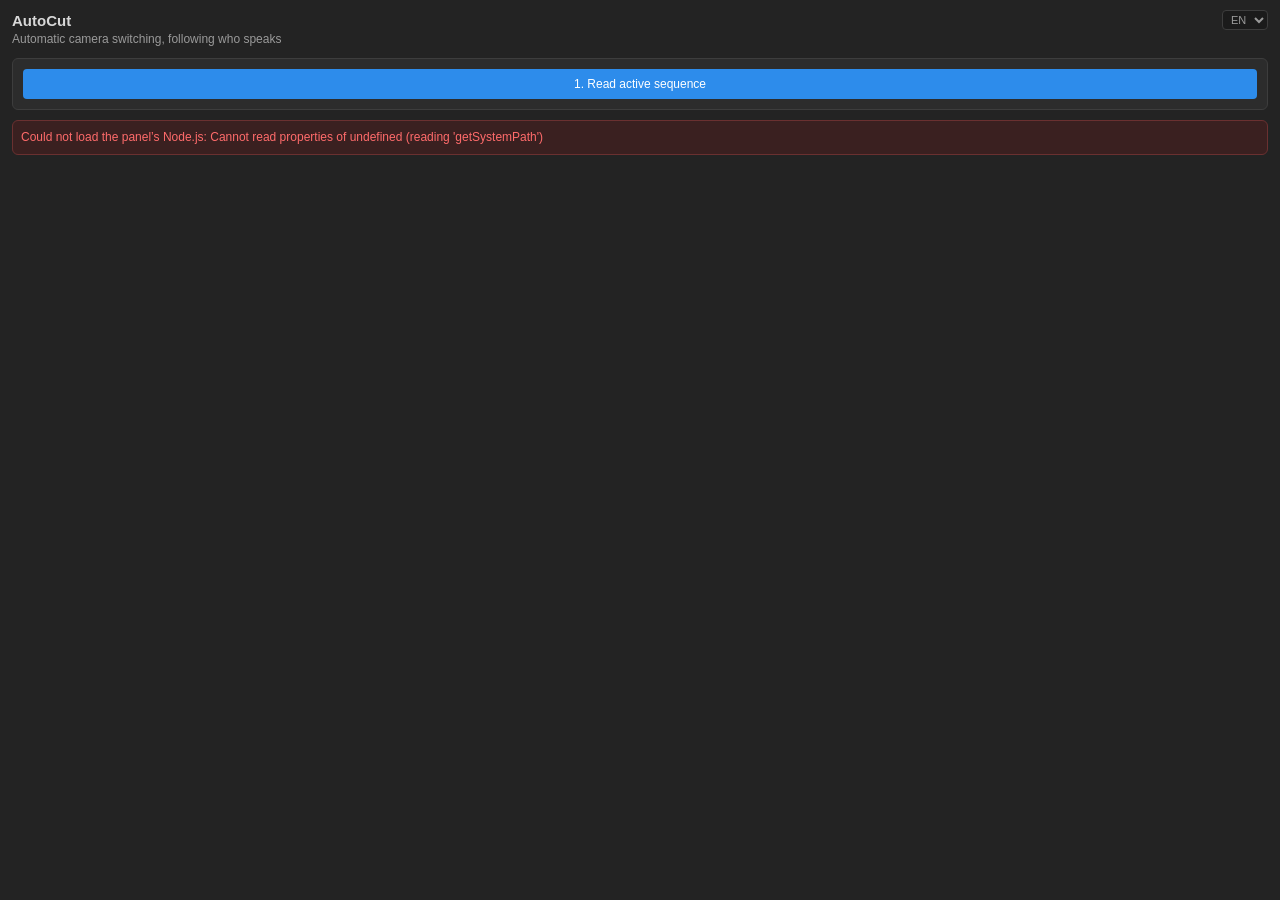
<file: AutoCut/index.html>
<!doctype html>
<html lang="pt-BR">
<head>
  <meta charset="utf-8">
  <title>AutoCut</title>
  <link rel="stylesheet" href="css/style.css">
</head>
<body>
  <header>
    <div class="titlebar">
      <div>
        <h1>AutoCut</h1>
        <span class="sub" data-i18n="app.sub"></span>
      </div>
      <select id="lang" class="langsel" aria-label="Idioma / Language">
        <option value="pt">PT</option>
        <option value="en">EN</option>
      </select>
    </div>
  </header>

  <section>
    <button id="btnRead" class="primary" data-i18n="btn.read"></button>
    <div id="seqName" class="muted"></div>
  </section>

  <section id="secSpeakers" class="hidden">
    <h2 data-i18n="people.title"></h2>
    <label class="row"><span data-i18n="people.recording"></span>
      <select id="mode">
        <option value="mouth" data-i18n="mode.mouth"></option>
        <option value="mics" data-i18n="mode.mics"></option>
      </select>
    </label>
    <label class="row hidden" id="rowAudio"><span data-i18n="people.audio"></span>
      <span><select id="selAudio"></select> <select id="selAudioCh">
        <option value="mix" data-i18n="ch.mix"></option>
        <option value="L" data-i18n="ch.L"></option>
        <option value="R" data-i18n="ch.R"></option>
      </select></span>
    </label>
    <p class="hint" id="hintMode"></p>
    <table id="tblSpeakers">
      <thead></thead>
      <tbody></tbody>
    </table>
    <label class="row"><span data-i18n="people.wide"></span>
      <select id="selWide"></select>
    </label>
  </section>

  <section id="secSettings" class="hidden">
    <h2 data-i18n="settings.title"></h2>
    <label class="row"><span data-i18n="set.sens"></span> <span id="vSens"></span>
      <input type="range" id="sens" min="0" max="100" value="50">
    </label>
    <label class="row"><span data-i18n="set.minShot"></span>
      <input type="number" id="minShot" min="0.5" max="20" step="0.1" value="2.5">
    </label>
    <label class="row"><span data-i18n="set.preRoll"></span>
      <input type="number" id="preRoll" min="0" max="2" step="0.05" value="0.25">
    </label>
    <label class="row check"><input type="checkbox" id="wideOverlap" checked> <span data-i18n="set.wideOverlap"></span></label>
    <label class="row indent"><span data-i18n="set.overlapMin"></span>
      <input type="number" id="overlapMin" min="0.3" max="10" step="0.1" value="1.5">
    </label>
    <h2 class="sub2" data-i18n="maxair.title"></h2>
    <p class="hint" data-i18n="maxair.hint"></p>
    <table id="tblMax">
      <thead><tr>
        <th data-i18n="maxair.th.cam"></th>
        <th data-i18n="maxair.th.max"></th>
        <th data-i18n="maxair.th.to"></th>
        <th data-i18n="maxair.th.len"></th>
      </tr></thead>
      <tbody></tbody>
    </table>
    <details>
      <summary data-i18n="adv.title"></summary>
      <label class="row"><span data-i18n="adv.switchSec"></span>
        <input type="number" id="switchSec" min="0.1" max="3" step="0.05" value="0.4">
      </label>
      <label class="row"><span data-i18n="adv.overlapDb"></span>
        <input type="number" id="overlapDb" min="1" max="20" step="0.5" value="6">
      </label>
      <label class="row"><span data-i18n="adv.mouthFps"></span>
        <input type="number" id="mouthFps" min="4" max="30" step="1" value="10">
      </label>
      <label class="row"><span data-i18n="adv.syncWeight"></span> <small data-i18n="adv.syncOff"></small>
        <input type="number" id="syncWeight" min="0" max="1" step="0.05" value="0.7">
      </label>
      <label class="row"><span data-i18n="adv.mouthMin"></span>
        <input type="number" id="mouthMin" min="0.05" max="1" step="0.05" value="0.35">
      </label>
      <label class="row"><span data-i18n="adv.mouthOverlap"></span>
        <input type="number" id="mouthOverlap" min="0.3" max="1" step="0.05" value="0.6">
      </label>
      <label class="row"><span data-i18n="adv.ffmpeg"></span>
        <input type="text" id="ffmpegPath" data-i18n-ph="adv.ffmpegAuto">
      </label>
    </details>
  </section>

  <section id="secRun" class="hidden">
    <button id="btnAnalyze" class="primary" data-i18n="btn.analyze"></button>
    <div id="progress" class="muted"></div>
    <canvas id="preview" width="360" height="90"></canvas>
    <div id="legend"></div>
    <div id="stats" class="muted"></div>
  </section>

  <section id="secApply" class="hidden">
    <label class="row check"><input type="checkbox" id="clone" checked> <span data-i18n="apply.clone"></span></label>
    <label class="row check"><input type="checkbox" id="markDoubts" checked> <span data-i18n="apply.mark"></span></label>
    <button id="btnApply" class="primary" data-i18n="btn.apply"></button>
    <div id="applyMsg"></div>
  </section>

  <div id="error" class="error hidden"></div>

  <script src="js/i18n.js"></script>
  <script src="js/main.js"></script>
</body>
</html>
</file>
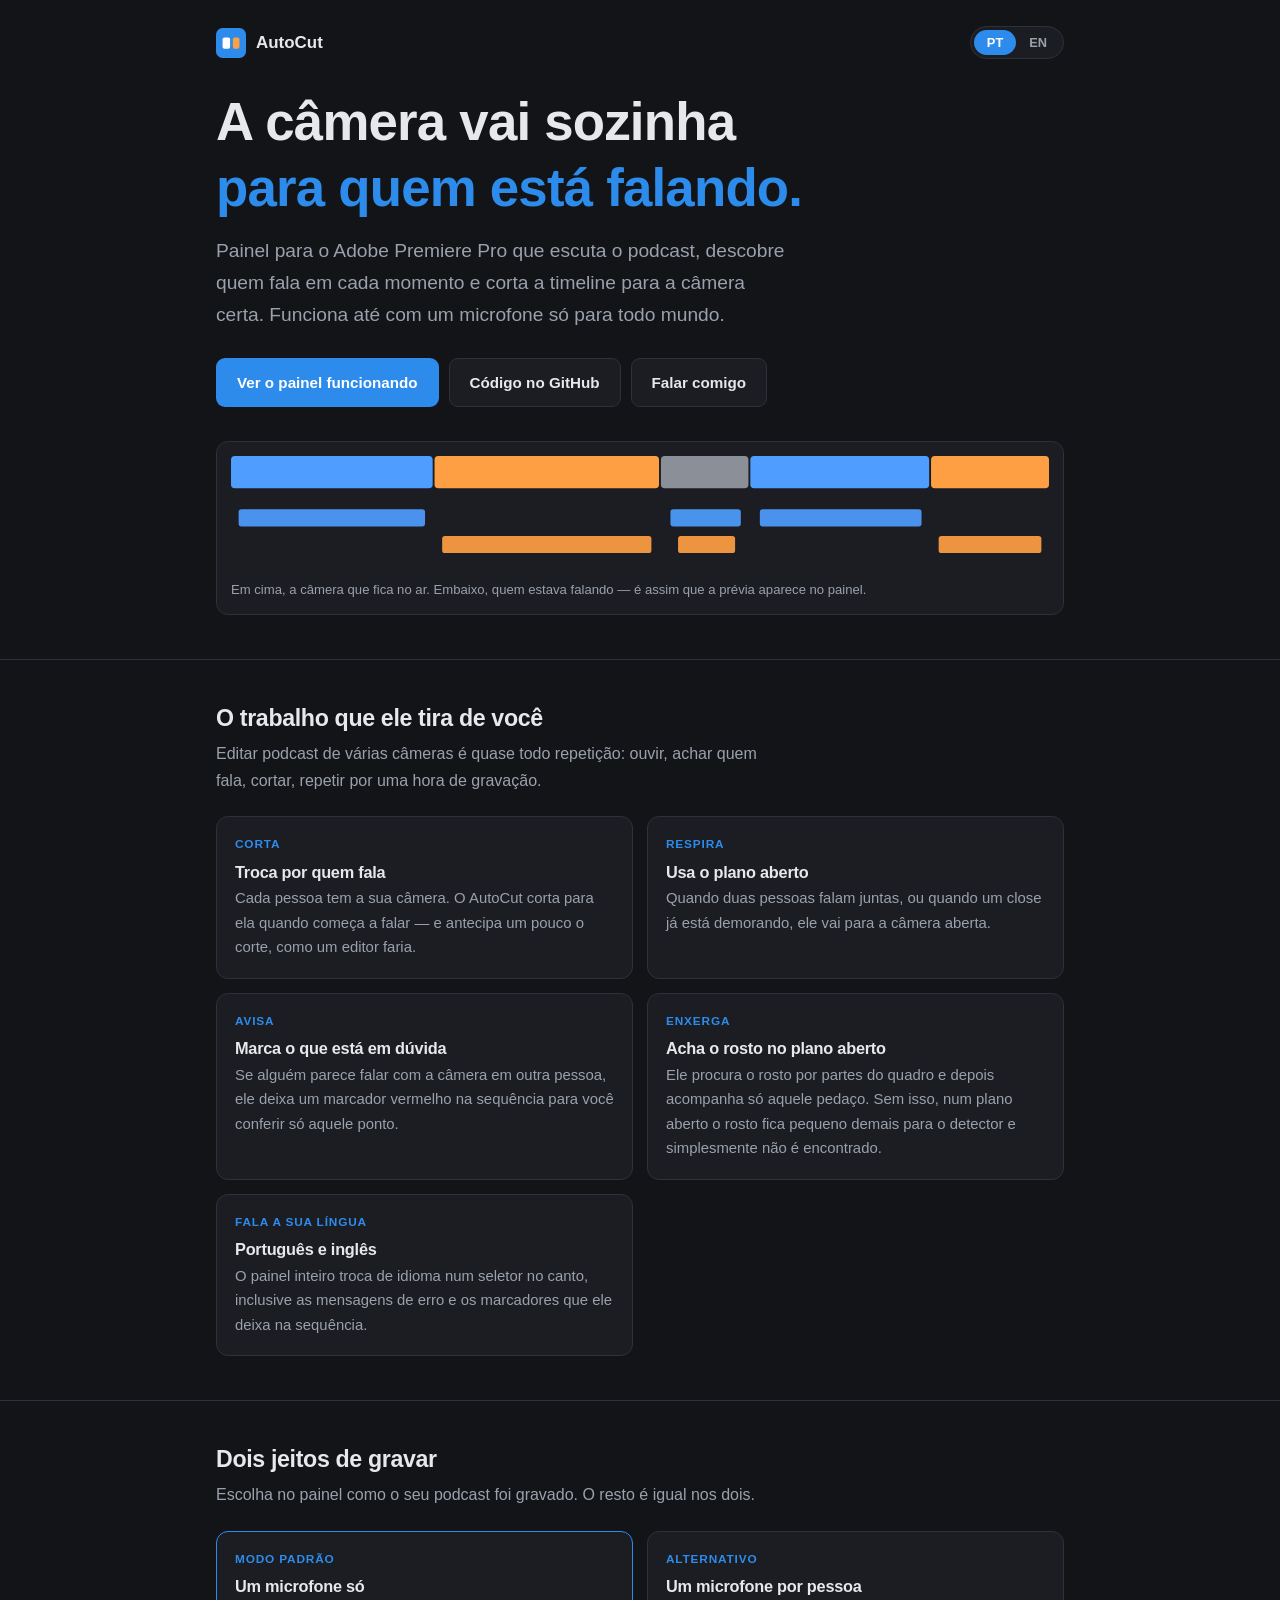
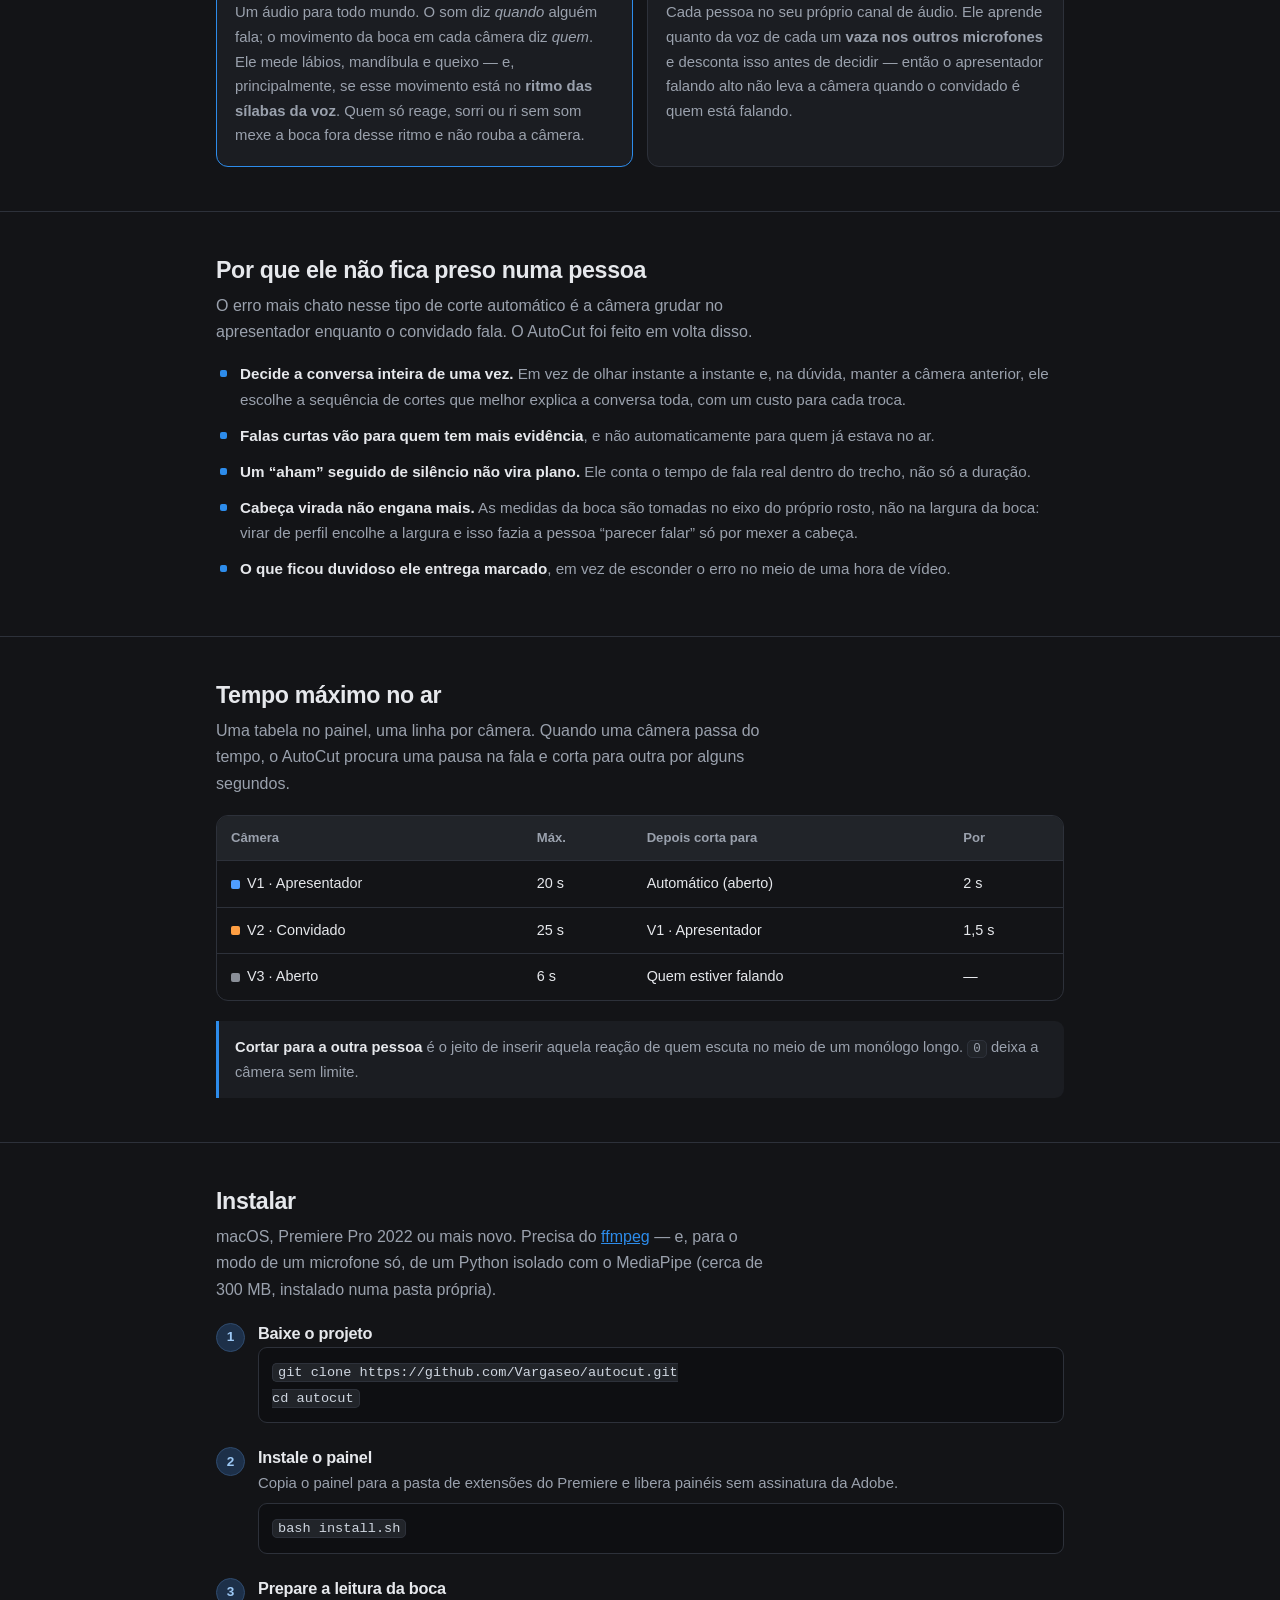
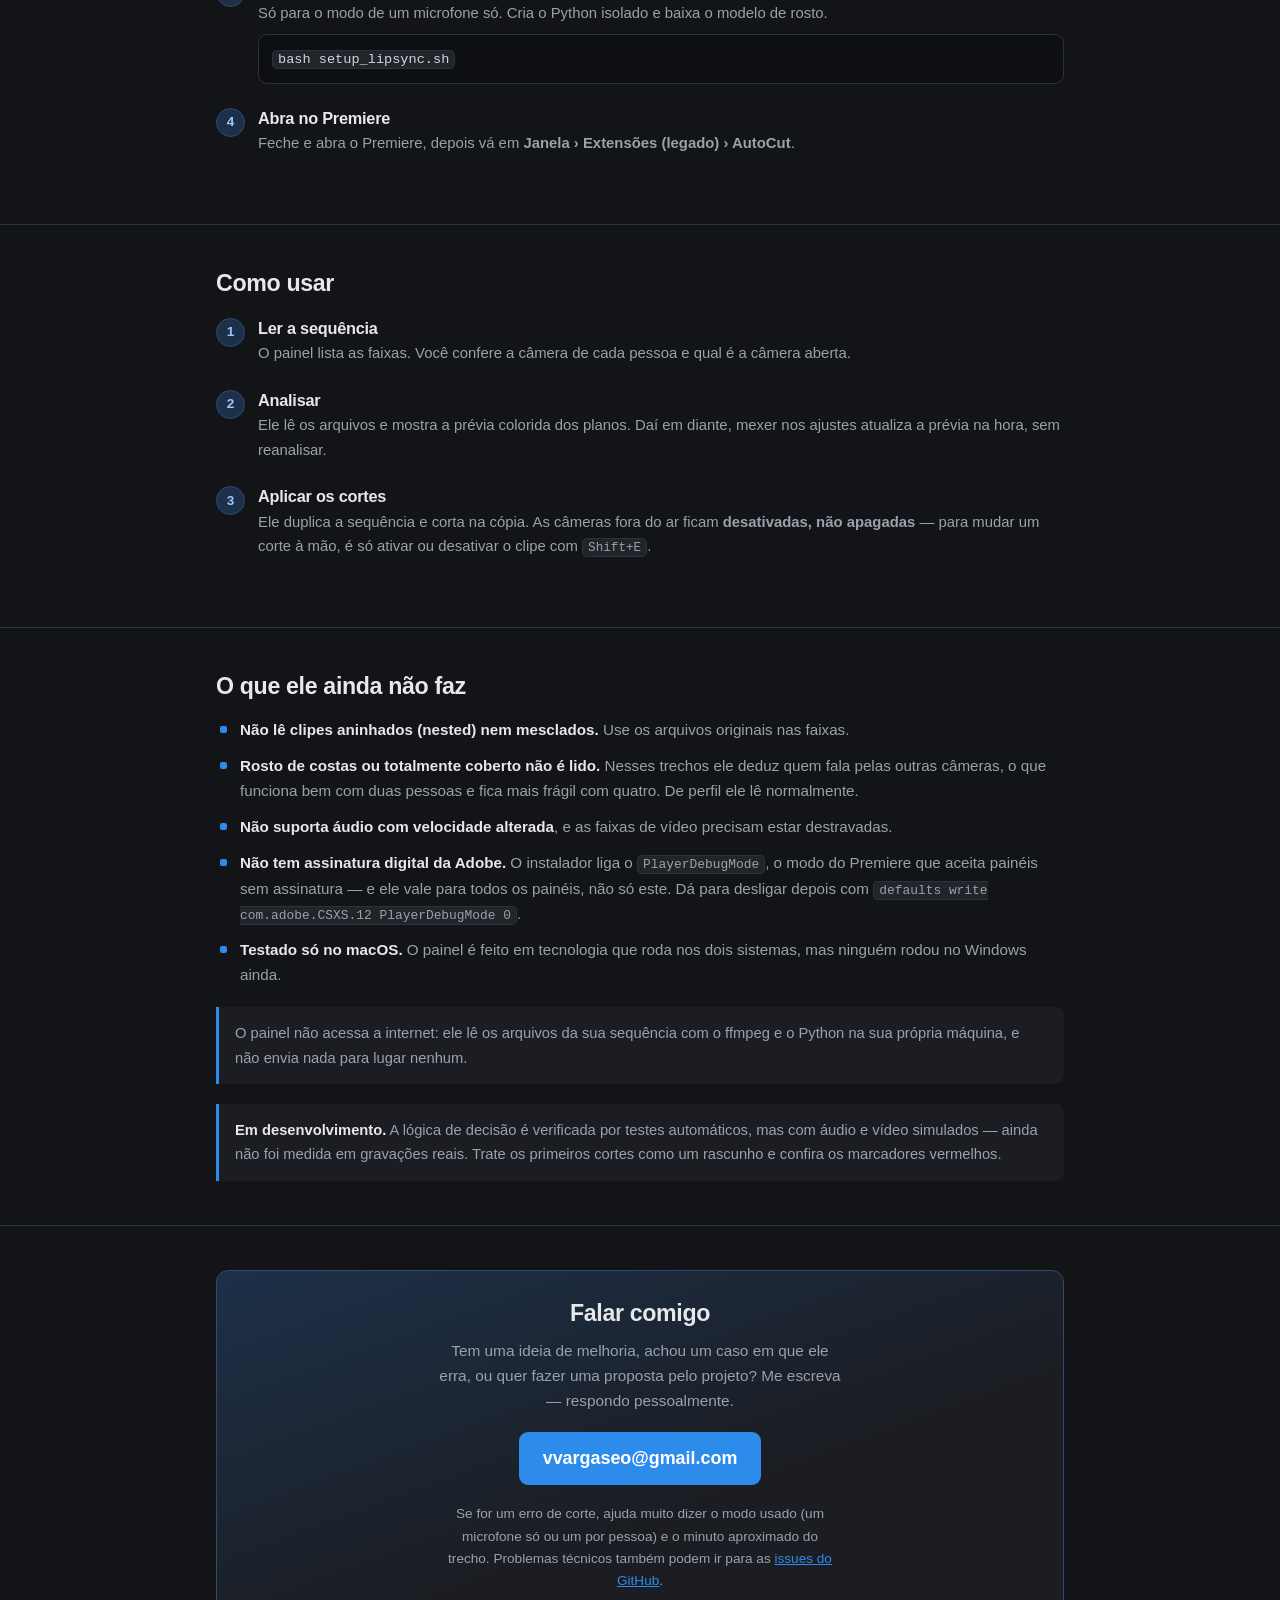
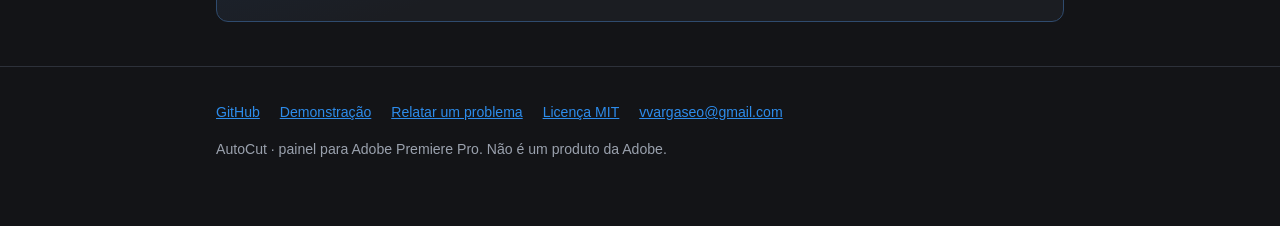
<file: docs/index.html>
<!doctype html>
<html lang="pt-BR">
<head>
<meta charset="utf-8">
<meta name="viewport" content="width=device-width, initial-scale=1">
<title>AutoCut — troca de câmera automática para podcast</title>
<meta name="description" content="Plugin para Adobe Premiere Pro que troca de câmera automaticamente conforme quem está falando no podcast.">
<link rel="canonical" href="https://vargaseo.github.io/autocut/">
<link rel="alternate" hreflang="pt-BR" href="https://vargaseo.github.io/autocut/">
<link rel="alternate" hreflang="en" href="https://vargaseo.github.io/autocut/en/">
<link rel="alternate" hreflang="x-default" href="https://vargaseo.github.io/autocut/">
<meta property="og:title" content="AutoCut">
<meta property="og:description" content="Troca de câmera automática para podcast no Premiere Pro.">
<meta property="og:type" content="website">
<meta property="og:url" content="https://vargaseo.github.io/autocut/">
<link rel="icon" href="data:image/svg+xml,<svg xmlns='http://www.w3.org/2000/svg' viewBox='0 0 32 32'><rect width='32' height='32' rx='7' fill='%232d8ceb'/><rect x='7' y='10' width='8' height='12' rx='2' fill='%23fff'/><rect x='18' y='10' width='7' height='12' rx='2' fill='%23ff9f43'/></svg>">
<style>
  :root {
    color-scheme: dark;
    --bg: #131417;
    --panel: #1b1d22;
    --panel-2: #212429;
    --line: #2d313a;
    --text: #e6e8ec;
    --muted: #9aa1ad;
    --accent: #2d8ceb;
    --accent-soft: #1d3049;
    --orange: #ff9f43;
    --radius: 12px;
    --gut: 16px;
  }
  * { box-sizing: border-box; }
  html { -webkit-text-size-adjust: 100%; scroll-behavior: smooth; }
  body {
    margin: 0;
    background: var(--bg);
    color: var(--text);
    font: 16px/1.65 -apple-system, BlinkMacSystemFont, "Segoe UI", Roboto, Helvetica, Arial, sans-serif;
    overflow-x: hidden;
  }
  .wrap { max-width: 880px; margin: 0 auto; padding: 0 var(--gut); }
  a { color: var(--accent); }
  h1, h2, h3 { line-height: 1.25; margin: 0; letter-spacing: -0.015em; }
  h2 { font-size: 1.45rem; margin-bottom: 8px; }
  h3 { font-size: 1.02rem; margin-bottom: 4px; }
  p { margin: 0 0 12px; }
  section { padding: 44px 0; border-top: 1px solid var(--line); }
  .lead { color: var(--muted); max-width: 62ch; }

  /* ---------- topo ---------- */
  header { padding: 26px 0 44px; }
  .topbar { display: flex; align-items: center; justify-content: space-between; gap: 12px; margin-bottom: 30px; }
  .brand { display: flex; align-items: center; gap: 10px; }
  .brand svg { width: 30px; height: 30px; flex: none; }
  .brand span { font-weight: 650; font-size: 1.06rem; }
  .lang {
    display: inline-flex; align-items: center; background: var(--panel); border: 1px solid var(--line);
    border-radius: 999px; padding: 3px; font-size: 0.8rem; font-weight: 650; flex: none;
  }
  .lang a, .lang span { padding: 5px 13px; border-radius: 999px; text-decoration: none; line-height: 1.2; }
  .lang .on { background: var(--accent); color: #fff; }
  .lang .off { color: var(--muted); }
  .lang .off:hover, .lang .off:focus-visible { color: var(--text); background: var(--panel-2); }

  h1 { font-size: clamp(2.1rem, 7vw, 3.3rem); font-weight: 680; }
  h1 .hl { color: var(--accent); }
  .tagline { font-size: clamp(1rem, 2.6vw, 1.2rem); color: var(--muted); max-width: 54ch; margin: 14px 0 0; }
  .cta { display: flex; flex-wrap: wrap; gap: 10px; margin-top: 28px; }
  .btn {
    display: inline-block; padding: 11px 20px; border-radius: 9px; font-weight: 600;
    font-size: 0.95rem; text-decoration: none; border: 1px solid transparent;
  }
  .btn-main { background: var(--accent); color: #fff; }
  .btn-ghost { border-color: var(--line); color: var(--text); background: var(--panel); }

  /* ---------- faixa de cortes ---------- */
  .strip { margin: 34px 0 0; border: 1px solid var(--line); border-radius: var(--radius); padding: 14px; background: var(--panel); }
  .strip svg { display: block; width: 100%; height: auto; }
  .strip figcaption { color: var(--muted); font-size: 0.82rem; margin-top: 10px; }

  /* ---------- grades ---------- */
  .grid { display: grid; gap: 14px; margin-top: 22px; }
  @media (min-width: 680px) { .grid.c2 { grid-template-columns: 1fr 1fr; } .grid.c3 { grid-template-columns: repeat(3, 1fr); } }
  .card { background: var(--panel); border: 1px solid var(--line); border-radius: var(--radius); padding: 18px; }
  .card p { color: var(--muted); font-size: 0.93rem; margin: 0; }
  .card .tag { font-size: 0.74rem; text-transform: uppercase; letter-spacing: .07em; color: var(--accent); font-weight: 650; display: block; margin-bottom: 7px; }
  .card.pick { border-color: var(--accent); }

  ul.clean { list-style: none; padding: 0; margin: 16px 0 0; }
  ul.clean li { position: relative; padding-left: 24px; margin-bottom: 11px; color: var(--muted); font-size: 0.95rem; }
  ul.clean li strong { color: var(--text); font-weight: 600; }
  ul.clean li::before {
    content: ""; position: absolute; left: 4px; top: 9px; width: 7px; height: 7px;
    border-radius: 2px; background: var(--accent);
  }

  /* ---------- passos ---------- */
  ol.steps { counter-reset: s; list-style: none; padding: 0; margin: 20px 0 0; }
  ol.steps > li { counter-increment: s; position: relative; padding-left: 42px; margin-bottom: 24px; }
  ol.steps > li::before {
    content: counter(s); position: absolute; left: 0; top: 0;
    width: 27px; height: 27px; border-radius: 50%; background: var(--accent-soft);
    color: #9cc8f5; border: 1px solid #2f4b6e;
    display: grid; place-items: center; font-size: 0.85rem; font-weight: 650;
  }
  ol.steps h3 { margin-bottom: 3px; }
  ol.steps p { color: var(--muted); font-size: 0.93rem; margin: 0 0 8px; }
  pre {
    background: #0e0f12; border: 1px solid var(--line); border-radius: 9px;
    padding: 11px 13px; overflow-x: auto; margin: 0 0 8px;
  }
  code { font-family: ui-monospace, SFMono-Regular, Menlo, Consolas, monospace; font-size: 0.86rem; }
  pre code { color: #cfd6e0; }
  p code, li code, td code { background: var(--panel-2); border: 1px solid var(--line); border-radius: 5px; padding: 1px 5px; font-size: 0.85em; }

  /* ---------- tabela ---------- */
  .tablewrap { overflow-x: auto; margin-top: 18px; border: 1px solid var(--line); border-radius: var(--radius); }
  table { border-collapse: collapse; width: 100%; min-width: 440px; font-size: 0.9rem; }
  th, td { text-align: left; padding: 11px 14px; border-bottom: 1px solid var(--line); }
  th { background: var(--panel-2); font-weight: 600; font-size: 0.82rem; color: var(--muted); }
  tr:last-child td { border-bottom: 0; }
  td .dot { display: inline-block; width: 9px; height: 9px; border-radius: 2px; margin-right: 7px; vertical-align: middle; }

  .note {
    border-left: 3px solid var(--accent); background: var(--panel);
    border-radius: 0 9px 9px 0; padding: 14px 16px; margin-top: 20px;
  }
  .note p { margin: 0; color: var(--muted); font-size: 0.92rem; }
  .note strong { color: var(--text); }

  /* ---------- contato ---------- */
  .contact {
    background: linear-gradient(160deg, var(--accent-soft), var(--panel) 62%);
    border: 1px solid #2f4b6e; border-radius: var(--radius); padding: 28px 24px; text-align: center;
  }
  .contact h2 { margin-bottom: 10px; }
  .contact p { color: var(--muted); max-width: 48ch; margin: 0 auto 18px; font-size: 0.96rem; }
  .contact .mail {
    display: inline-block; background: var(--accent); color: #fff; text-decoration: none;
    font-weight: 650; font-size: clamp(0.95rem, 3.4vw, 1.12rem); padding: 12px 24px; border-radius: 9px;
    word-break: break-all;
  }
  .contact .small { font-size: 0.85rem; margin: 18px auto 0; max-width: 52ch; }

  footer { border-top: 1px solid var(--line); padding: 34px 0 54px; color: var(--muted); font-size: 0.88rem; }
  footer a { margin-right: 16px; display: inline-block; }
</style>
</head>
<body>

<header>
  <div class="wrap">
    <div class="topbar">
      <div class="brand">
        <svg viewBox="0 0 32 32" aria-hidden="true"><rect width="32" height="32" rx="7" fill="#2d8ceb"/><rect x="7" y="10" width="8" height="12" rx="2" fill="#fff"/><rect x="18" y="10" width="7" height="12" rx="2" fill="#ff9f43"/></svg>
        <span>AutoCut</span>
      </div>
      <nav class="lang" aria-label="Idioma">
        <span class="on" aria-current="true">PT</span>
        <a class="off" href="en/" hreflang="en" title="Read in English">EN</a>
      </nav>
    </div>
    <h1>A câmera vai sozinha<br><span class="hl">para quem está falando.</span></h1>
    <p class="tagline">Painel para o Adobe Premiere Pro que escuta o podcast, descobre quem fala em cada momento e corta a timeline para a câmera certa. Funciona até com um microfone só para todo mundo.</p>
    <div class="cta">
      <a class="btn btn-main" href="demo/">Ver o painel funcionando</a>
      <a class="btn btn-ghost" href="https://github.com/Vargaseo/autocut">Código no GitHub</a>
      <a class="btn btn-ghost" href="#contato">Falar comigo</a>
    </div>

    <figure class="strip">
      <svg viewBox="0 0 860 118" role="img" aria-label="Linha do tempo: a câmera alterna entre as duas pessoas e o plano aberto, acompanhando quem fala.">
        <g>
          <rect x="0" y="0" width="212" height="34" rx="4" fill="#4f9dff"/>
          <rect x="214" y="0" width="236" height="34" rx="4" fill="#ff9f43"/>
          <rect x="452" y="0" width="92" height="34" rx="4" fill="#8a8f98"/>
          <rect x="546" y="0" width="188" height="34" rx="4" fill="#4f9dff"/>
          <rect x="736" y="0" width="124" height="34" rx="4" fill="#ff9f43"/>
        </g>
        <g fill="#4f9dff" opacity="0.92">
          <rect x="8" y="56" width="196" height="18" rx="3"/>
          <rect x="462" y="56" width="74" height="18" rx="3"/>
          <rect x="556" y="56" width="170" height="18" rx="3"/>
        </g>
        <g fill="#ff9f43" opacity="0.92">
          <rect x="222" y="84" width="220" height="18" rx="3"/>
          <rect x="470" y="84" width="60" height="18" rx="3"/>
          <rect x="744" y="84" width="108" height="18" rx="3"/>
        </g>
      </svg>
      <figcaption>Em cima, a câmera que fica no ar. Embaixo, quem estava falando — é assim que a prévia aparece no painel.</figcaption>
    </figure>
  </div>
</header>

<section>
  <div class="wrap">
    <h2>O trabalho que ele tira de você</h2>
    <p class="lead">Editar podcast de várias câmeras é quase todo repetição: ouvir, achar quem fala, cortar, repetir por uma hora de gravação.</p>
    <div class="grid c2">
      <div class="card">
        <span class="tag">Corta</span>
        <h3>Troca por quem fala</h3>
        <p>Cada pessoa tem a sua câmera. O AutoCut corta para ela quando começa a falar — e antecipa um pouco o corte, como um editor faria.</p>
      </div>
      <div class="card">
        <span class="tag">Respira</span>
        <h3>Usa o plano aberto</h3>
        <p>Quando duas pessoas falam juntas, ou quando um close já está demorando, ele vai para a câmera aberta.</p>
      </div>
      <div class="card">
        <span class="tag">Avisa</span>
        <h3>Marca o que está em dúvida</h3>
        <p>Se alguém parece falar com a câmera em outra pessoa, ele deixa um marcador vermelho na sequência para você conferir só aquele ponto.</p>
      </div>
      <div class="card">
        <span class="tag">Enxerga</span>
        <h3>Acha o rosto no plano aberto</h3>
        <p>Ele procura o rosto por partes do quadro e depois acompanha só aquele pedaço. Sem isso, num plano aberto o rosto fica pequeno demais para o detector e simplesmente não é encontrado.</p>
      </div>
      <div class="card">
        <span class="tag">Fala a sua língua</span>
        <h3>Português e inglês</h3>
        <p>O painel inteiro troca de idioma num seletor no canto, inclusive as mensagens de erro e os marcadores que ele deixa na sequência.</p>
      </div>
    </div>
  </div>
</section>

<section>
  <div class="wrap">
    <h2>Dois jeitos de gravar</h2>
    <p class="lead">Escolha no painel como o seu podcast foi gravado. O resto é igual nos dois.</p>
    <div class="grid c2">
      <div class="card pick">
        <span class="tag">Modo padrão</span>
        <h3>Um microfone só</h3>
        <p>Um áudio para todo mundo. O som diz <em>quando</em> alguém fala; o movimento da boca em cada câmera diz <em>quem</em>. Ele mede lábios, mandíbula e queixo — e, principalmente, se esse movimento está no <strong>ritmo das sílabas da voz</strong>. Quem só reage, sorri ou ri sem som mexe a boca fora desse ritmo e não rouba a câmera.</p>
      </div>
      <div class="card">
        <span class="tag">Alternativo</span>
        <h3>Um microfone por pessoa</h3>
        <p>Cada pessoa no seu próprio canal de áudio. Ele aprende quanto da voz de cada um <strong>vaza nos outros microfones</strong> e desconta isso antes de decidir — então o apresentador falando alto não leva a câmera quando o convidado é quem está falando.</p>
      </div>
    </div>
  </div>
</section>

<section>
  <div class="wrap">
    <h2>Por que ele não fica preso numa pessoa</h2>
    <p class="lead">O erro mais chato nesse tipo de corte automático é a câmera grudar no apresentador enquanto o convidado fala. O AutoCut foi feito em volta disso.</p>
    <ul class="clean">
      <li><strong>Decide a conversa inteira de uma vez.</strong> Em vez de olhar instante a instante e, na dúvida, manter a câmera anterior, ele escolhe a sequência de cortes que melhor explica a conversa toda, com um custo para cada troca.</li>
      <li><strong>Falas curtas vão para quem tem mais evidência</strong>, e não automaticamente para quem já estava no ar.</li>
      <li><strong>Um “aham” seguido de silêncio não vira plano.</strong> Ele conta o tempo de fala real dentro do trecho, não só a duração.</li>
      <li><strong>Cabeça virada não engana mais.</strong> As medidas da boca são tomadas no eixo do próprio rosto, não na largura da boca: virar de perfil encolhe a largura e isso fazia a pessoa “parecer falar” só por mexer a cabeça.</li>
      <li><strong>O que ficou duvidoso ele entrega marcado</strong>, em vez de esconder o erro no meio de uma hora de vídeo.</li>
    </ul>
  </div>
</section>

<section>
  <div class="wrap">
    <h2>Tempo máximo no ar</h2>
    <p class="lead">Uma tabela no painel, uma linha por câmera. Quando uma câmera passa do tempo, o AutoCut procura uma pausa na fala e corta para outra por alguns segundos.</p>
    <div class="tablewrap">
      <table>
        <thead>
          <tr><th>Câmera</th><th>Máx.</th><th>Depois corta para</th><th>Por</th></tr>
        </thead>
        <tbody>
          <tr><td><span class="dot" style="background:#4f9dff"></span>V1 · Apresentador</td><td>20 s</td><td>Automático (aberto)</td><td>2 s</td></tr>
          <tr><td><span class="dot" style="background:#ff9f43"></span>V2 · Convidado</td><td>25 s</td><td>V1 · Apresentador</td><td>1,5 s</td></tr>
          <tr><td><span class="dot" style="background:#8a8f98"></span>V3 · Aberto</td><td>6 s</td><td>Quem estiver falando</td><td>—</td></tr>
        </tbody>
      </table>
    </div>
    <div class="note"><p><strong>Cortar para a outra pessoa</strong> é o jeito de inserir aquela reação de quem escuta no meio de um monólogo longo. <code>0</code> deixa a câmera sem limite.</p></div>
  </div>
</section>

<section>
  <div class="wrap">
    <h2>Instalar</h2>
    <p class="lead">macOS, Premiere Pro 2022 ou mais novo. Precisa do <a href="https://ffmpeg.org/">ffmpeg</a> — e, para o modo de um microfone só, de um Python isolado com o MediaPipe (cerca de 300 MB, instalado numa pasta própria).</p>
    <ol class="steps">
      <li>
        <h3>Baixe o projeto</h3>
        <pre><code>git clone https://github.com/Vargaseo/autocut.git
cd autocut</code></pre>
      </li>
      <li>
        <h3>Instale o painel</h3>
        <p>Copia o painel para a pasta de extensões do Premiere e libera painéis sem assinatura da Adobe.</p>
        <pre><code>bash install.sh</code></pre>
      </li>
      <li>
        <h3>Prepare a leitura da boca</h3>
        <p>Só para o modo de um microfone só. Cria o Python isolado e baixa o modelo de rosto.</p>
        <pre><code>bash setup_lipsync.sh</code></pre>
      </li>
      <li>
        <h3>Abra no Premiere</h3>
        <p>Feche e abra o Premiere, depois vá em <strong>Janela › Extensões (legado) › AutoCut</strong>.</p>
      </li>
    </ol>
  </div>
</section>

<section>
  <div class="wrap">
    <h2>Como usar</h2>
    <ol class="steps">
      <li>
        <h3>Ler a sequência</h3>
        <p>O painel lista as faixas. Você confere a câmera de cada pessoa e qual é a câmera aberta.</p>
      </li>
      <li>
        <h3>Analisar</h3>
        <p>Ele lê os arquivos e mostra a prévia colorida dos planos. Daí em diante, mexer nos ajustes atualiza a prévia na hora, sem reanalisar.</p>
      </li>
      <li>
        <h3>Aplicar os cortes</h3>
        <p>Ele duplica a sequência e corta na cópia. As câmeras fora do ar ficam <strong>desativadas, não apagadas</strong> — para mudar um corte à mão, é só ativar ou desativar o clipe com <code>Shift+E</code>.</p>
      </li>
    </ol>
  </div>
</section>

<section>
  <div class="wrap">
    <h2>O que ele ainda não faz</h2>
    <ul class="clean">
      <li><strong>Não lê clipes aninhados (nested) nem mesclados.</strong> Use os arquivos originais nas faixas.</li>
      <li><strong>Rosto de costas ou totalmente coberto não é lido.</strong> Nesses trechos ele deduz quem fala pelas outras câmeras, o que funciona bem com duas pessoas e fica mais frágil com quatro. De perfil ele lê normalmente.</li>
      <li><strong>Não suporta áudio com velocidade alterada</strong>, e as faixas de vídeo precisam estar destravadas.</li>
      <li><strong>Não tem assinatura digital da Adobe.</strong> O instalador liga o <code>PlayerDebugMode</code>, o modo do Premiere que aceita painéis sem assinatura — e ele vale para todos os painéis, não só este. Dá para desligar depois com <code>defaults write com.adobe.CSXS.12 PlayerDebugMode 0</code>.</li>
      <li><strong>Testado só no macOS.</strong> O painel é feito em tecnologia que roda nos dois sistemas, mas ninguém rodou no Windows ainda.</li>
    </ul>
    <div class="note"><p>O painel não acessa a internet: ele lê os arquivos da sua sequência com o ffmpeg e o Python na sua própria máquina, e não envia nada para lugar nenhum.</p></div>
    <div class="note"><p><strong>Em desenvolvimento.</strong> A lógica de decisão é verificada por testes automáticos, mas com áudio e vídeo simulados — ainda não foi medida em gravações reais. Trate os primeiros cortes como um rascunho e confira os marcadores vermelhos.</p></div>
  </div>
</section>

<section id="contato">
  <div class="wrap">
    <div class="contact">
      <h2>Falar comigo</h2>
      <p>Tem uma ideia de melhoria, achou um caso em que ele erra, ou quer fazer uma proposta pelo projeto? Me escreva — respondo pessoalmente.</p>
      <a class="mail" href="mailto:vvargaseo@gmail.com?subject=AutoCut">vvargaseo@gmail.com</a>
      <p class="small">Se for um erro de corte, ajuda muito dizer o modo usado (um microfone só ou um por pessoa) e o minuto aproximado do trecho. Problemas técnicos também podem ir para as <a href="https://github.com/Vargaseo/autocut/issues">issues do GitHub</a>.</p>
    </div>
  </div>
</section>

<footer>
  <div class="wrap">
    <a href="https://github.com/Vargaseo/autocut">GitHub</a>
    <a href="demo/">Demonstração</a>
    <a href="https://github.com/Vargaseo/autocut/issues">Relatar um problema</a>
    <a href="https://github.com/Vargaseo/autocut/blob/main/LICENSE">Licença MIT</a>
    <a href="mailto:vvargaseo@gmail.com?subject=AutoCut">vvargaseo@gmail.com</a>
    <p style="margin-top:14px">AutoCut · painel para Adobe Premiere Pro. Não é um produto da Adobe.</p>
  </div>
</footer>

</body>
</html>
</file>
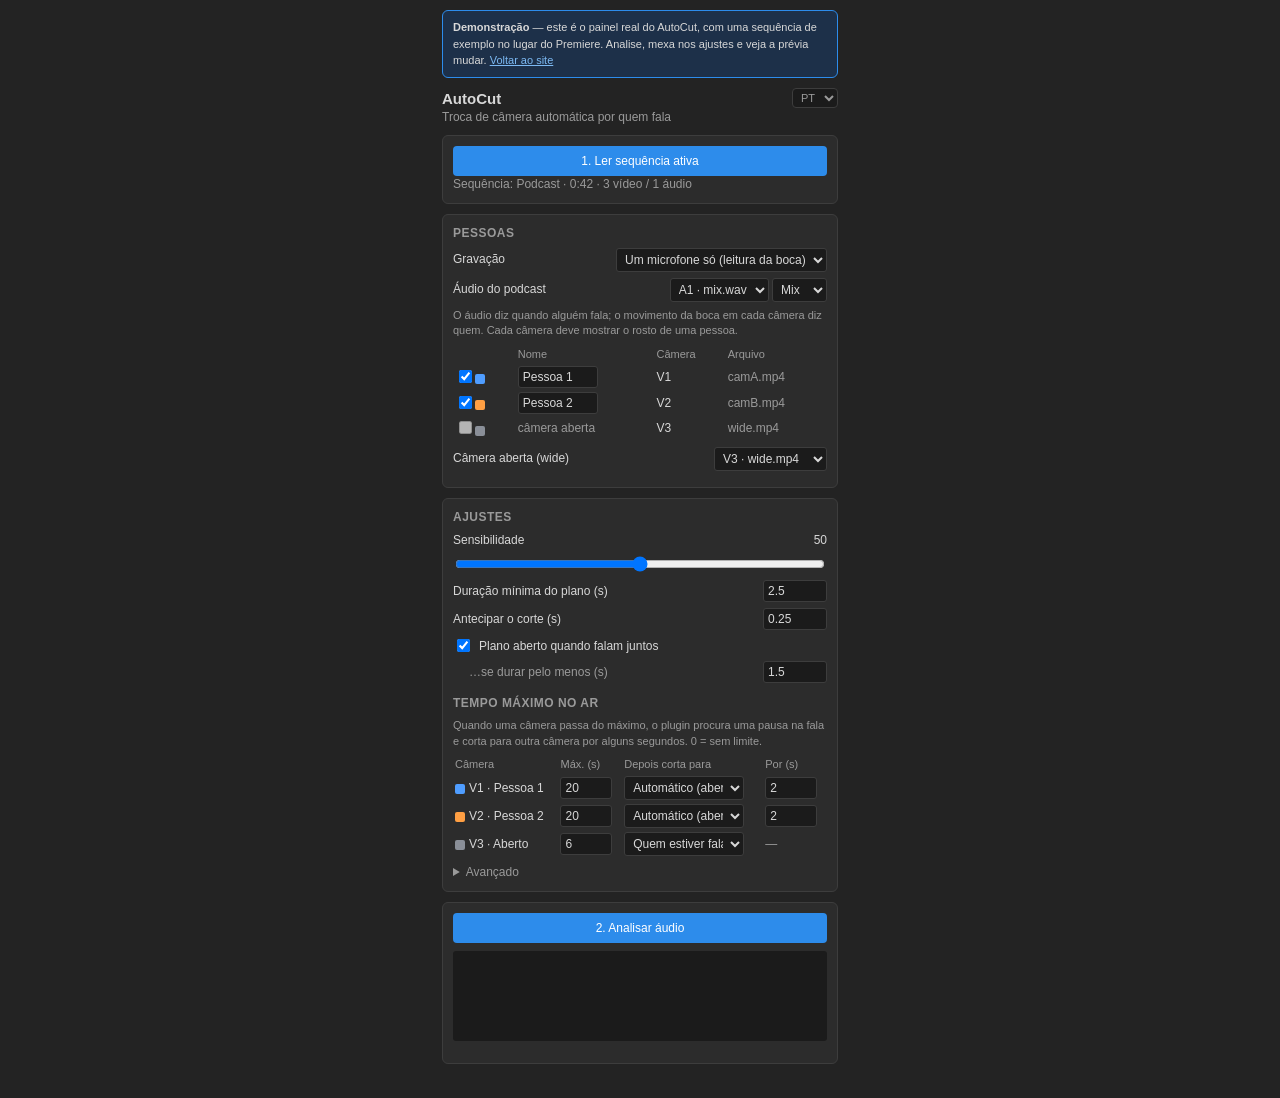
<file: docs/demo/index.html>
<!doctype html>
<html lang="pt-BR">
<head>
  <meta charset="utf-8">
  <title>AutoCut — demonstração</title>
  <link rel="stylesheet" href="css/style.css">
  <style>
    body { max-width: 420px; margin: 0 auto; }
    .demo-note { background: #1d3049; border: 1px solid #2d8ceb; border-radius: 6px; padding: 8px 10px; margin-bottom: 10px; font-size: 11px; line-height: 1.5; }
    .demo-note p { margin: 0; }
    .demo-note a { color: #7cb9f3; }
  </style>
</head>
<body>
  <div class="demo-note">
    <p id="notePt">
      <strong>Demonstração</strong> — este é o painel real do AutoCut, com uma sequência de exemplo
      no lugar do Premiere. Analise, mexa nos ajustes e veja a prévia mudar.
      <a href="../">Voltar ao site</a>
    </p>
    <p id="noteEn" hidden>
      <strong>Demo</strong> — this is the real AutoCut panel, running on a sample sequence instead of
      Premiere. Hit <em>Analyse audio</em>, change the settings and watch the preview update.
      The PT/EN switch in the top-right corner changes the panel’s language.
      <a href="../en/">Back to the site</a>
    </p>
  </div>

  <header>
    <div class="titlebar">
      <div>
        <h1>AutoCut</h1>
        <span class="sub" data-i18n="app.sub"></span>
      </div>
      <select id="lang" class="langsel" aria-label="Idioma / Language">
        <option value="pt">PT</option>
        <option value="en">EN</option>
      </select>
    </div>
  </header>

  <section>
    <button id="btnRead" class="primary" data-i18n="btn.read"></button>
    <div id="seqName" class="muted"></div>
  </section>

  <section id="secSpeakers" class="hidden">
    <h2 data-i18n="people.title"></h2>
    <label class="row"><span data-i18n="people.recording"></span>
      <select id="mode">
        <option value="mouth" data-i18n="mode.mouth"></option>
        <option value="mics" data-i18n="mode.mics"></option>
      </select>
    </label>
    <label class="row hidden" id="rowAudio"><span data-i18n="people.audio"></span>
      <span><select id="selAudio"></select> <select id="selAudioCh">
        <option value="mix" data-i18n="ch.mix"></option>
        <option value="L" data-i18n="ch.L"></option>
        <option value="R" data-i18n="ch.R"></option>
      </select></span>
    </label>
    <p class="hint" id="hintMode"></p>
    <table id="tblSpeakers">
      <thead></thead>
      <tbody></tbody>
    </table>
    <label class="row"><span data-i18n="people.wide"></span>
      <select id="selWide"></select>
    </label>
  </section>

  <section id="secSettings" class="hidden">
    <h2 data-i18n="settings.title"></h2>
    <label class="row"><span data-i18n="set.sens"></span> <span id="vSens"></span>
      <input type="range" id="sens" min="0" max="100" value="50">
    </label>
    <label class="row"><span data-i18n="set.minShot"></span>
      <input type="number" id="minShot" min="0.5" max="20" step="0.1" value="2.5">
    </label>
    <label class="row"><span data-i18n="set.preRoll"></span>
      <input type="number" id="preRoll" min="0" max="2" step="0.05" value="0.25">
    </label>
    <label class="row check"><input type="checkbox" id="wideOverlap" checked> <span data-i18n="set.wideOverlap"></span></label>
    <label class="row indent"><span data-i18n="set.overlapMin"></span>
      <input type="number" id="overlapMin" min="0.3" max="10" step="0.1" value="1.5">
    </label>
    <h2 class="sub2" data-i18n="maxair.title"></h2>
    <p class="hint" data-i18n="maxair.hint"></p>
    <table id="tblMax">
      <thead><tr>
        <th data-i18n="maxair.th.cam"></th>
        <th data-i18n="maxair.th.max"></th>
        <th data-i18n="maxair.th.to"></th>
        <th data-i18n="maxair.th.len"></th>
      </tr></thead>
      <tbody></tbody>
    </table>
    <details>
      <summary data-i18n="adv.title"></summary>
      <label class="row"><span data-i18n="adv.switchSec"></span>
        <input type="number" id="switchSec" min="0.1" max="3" step="0.05" value="0.4">
      </label>
      <label class="row"><span data-i18n="adv.overlapDb"></span>
        <input type="number" id="overlapDb" min="1" max="20" step="0.5" value="6">
      </label>
      <label class="row"><span data-i18n="adv.mouthFps"></span>
        <input type="number" id="mouthFps" min="4" max="30" step="1" value="10">
      </label>
      <label class="row"><span data-i18n="adv.syncWeight"></span> <small data-i18n="adv.syncOff"></small>
        <input type="number" id="syncWeight" min="0" max="1" step="0.05" value="0.7">
      </label>
      <label class="row"><span data-i18n="adv.mouthMin"></span>
        <input type="number" id="mouthMin" min="0.05" max="1" step="0.05" value="0.35">
      </label>
      <label class="row"><span data-i18n="adv.mouthOverlap"></span>
        <input type="number" id="mouthOverlap" min="0.3" max="1" step="0.05" value="0.6">
      </label>
      <label class="row"><span data-i18n="adv.ffmpeg"></span>
        <input type="text" id="ffmpegPath" data-i18n-ph="adv.ffmpegAuto">
      </label>
    </details>
  </section>

  <section id="secRun" class="hidden">
    <button id="btnAnalyze" class="primary" data-i18n="btn.analyze"></button>
    <div id="progress" class="muted"></div>
    <canvas id="preview" width="360" height="90"></canvas>
    <div id="legend"></div>
    <div id="stats" class="muted"></div>
  </section>

  <section id="secApply" class="hidden">
    <label class="row check"><input type="checkbox" id="clone" checked> <span data-i18n="apply.clone"></span></label>
    <label class="row check"><input type="checkbox" id="markDoubts" checked> <span data-i18n="apply.mark"></span></label>
    <button id="btnApply" class="primary" data-i18n="btn.apply"></button>
    <div id="applyMsg"></div>
  </section>

  <div id="error" class="error hidden"></div>

  <script src="js/i18n.js"></script>
  
<script>
  // --- Node simulado (so o necessario para carregar analysis.js) ---
  var module = { exports: {} };
  var require = function (name) {
    if (name === 'child_process') return { spawn: function () { throw new Error('sem spawn no teste'); } };
    if (name === 'fs') return { existsSync: function () { return true; } };
    if (name === 'os') return { homedir: function () { return '/Users/teste'; } };
    if (name === 'path') return { join: function () { return Array.prototype.join.call(arguments, '/'); } };
    if (/analysis\.js$/.test(name)) return window.__fakeAnalysis;
    throw new Error('modulo desconhecido ' + name);
  };
</script>
<script src="js/analysis.js"></script>
<script>
  (function () {
    var real = module.exports, HOP = 0.05, DUR = 42, DEMO = true;
    var talkA = [[1, 9], [16, 24], [27, 36]], talkB = [[9.3, 16], [20, 24], [36.2, 41]];
    function on(r, t) { return r.some(function (x) { return t >= x[0] && t < x[1]; }); }
    // silabas: o volume e a boca seguem o mesmo ritmo irregular
    function syl(t, ph) { return 0.5 + 0.5 * Math.sin(2 * Math.PI * (3 + Math.abs(Math.sin(0.4 * t + ph))) * t + ph); }
    function env(ranges, phases) {
      var N = Math.ceil(DUR / HOP) + 1, a = new Float32Array(N);
      for (var f = 0; f < N; f++) {
        var t = f * HOP, p = Math.pow(10, (-60 + Math.random() * 3) / 10);
        for (var k = 0; k < ranges.length; k++) {
          if (on(ranges[k], t)) p += Math.pow(10, (-26 + 12 * syl(t, phases[k])) / 10);
        }
        a[f] = 10 * Math.log10(p);
      }
      return a;
    }
    // mesmas medidas que o py/mouth.py devolve
    function mouth(talk, ph, fps) {
      var M = Math.ceil(DUR * fps) + 1;
      var o = new Float32Array(M), j = new Float32Array(M), c = new Float32Array(M);
      var ar = new Float32Array(M), yw = new Float32Array(M);
      for (var i = 0; i < M; i++) {
        var t = i / fps, m = on(talk, t) ? syl(t, ph) : 0.04 * Math.random();
        o[i] = 0.09 + 0.3 * m; j[i] = 0.05 + 0.4 * m; c[i] = 1.4 + 0.08 * m;
        ar[i] = 0.05 + 0.45 * m;
        yw[i] = 8 * Math.sin(2 * Math.PI * 0.2 * t);
      }
      return { open: o, jaw: j, chin: c, artic: ar, yaw: yw };
    }
    var calls = window.__calls = [];
    var fake = Object.assign({}, real, {
      findFfmpeg: function () { return '/opt/homebrew/bin/ffmpeg'; },
      buildEnvelopes: async function (ff, sps, dur, hop, prog) {
        calls.push('env:' + sps[0].clips[0].name + ':' + sps[0].channel);
        prog && prog(0, 1);
        var n = sps[0].clips[0].name;
        if (n === 'micA.wav') return [env([talkA], [0])];
        if (n === 'micB.wav') return [env([talkB], [1.7])];
        return [env([talkA, talkB], [0, 1.7])];
      },
      buildMouthTracks: async function (e, cams, dur, fps, prog) {
        var n = cams[0].clips[0].name;
        calls.push('mouth-start:' + n + ':' + fps + '@' + Date.now());
        var steps = DEMO ? 12 : 1, wait = DEMO ? 140 : 150;
        for (var s = 1; s <= steps; s++) {
          await new Promise(function (r) { setTimeout(r, wait / steps * (DEMO ? 1 : 1)); });
          prog && prog(0, s / steps);
        }
        calls.push('mouth-end:' + n + '@' + Date.now());
        return [mouth(n === 'camA.mp4' ? talkA : talkB, n === 'camA.mp4' ? 0 : 1.7, fps)];
      }
    });
    window.__fakeAnalysis = fake;

    // --- Premiere simulado ---
    function clip(name, s, e) { return { name: name, path: '/media/' + name, inPoint: 0, start: s, end: e }; }
    var seq = { ok: true, name: 'Podcast', frameDur: 1 / 30, duration: DUR,
      videoTracks: [
        { index: 0, name: 'V1', clips: [clip('camA.mp4', 0, DUR)], firstClip: 'camA.mp4', locked: false },
        { index: 1, name: 'V2', clips: [clip('camB.mp4', 0, DUR)], firstClip: 'camB.mp4', locked: false },
        { index: 2, name: 'V3', clips: [clip('wide.mp4', 0, DUR)], firstClip: 'wide.mp4', locked: false }],
      audioTracks: [] };
    window.__setAudio = function (single) {
      seq.audioTracks = single ? [{ index: 0, name: 'A1', clips: [clip('mix.wav', 0, DUR)] }]
        : [{ index: 0, name: 'A1', clips: [clip('micA.wav', 0, DUR)] }, { index: 1, name: 'A2', clips: [clip('micB.wav', 0, DUR)] }];
    };
    window.__setAudio(true);
    window.__adobe_cep__ = {
      getSystemPath: function () { return 'file:///Users/teste/ext'; },
      evalScript: function (code, cb) {
        if (/^pc_getSequenceInfo/.test(code)) return setTimeout(function () { cb(JSON.stringify(seq)); });
        var m = /^pc_applyCuts\((.*)\)$/.exec(code);
        if (m) {
          window.__payload = JSON.parse(JSON.parse(m[1]));
          return setTimeout(function () { cb(JSON.stringify({ ok: true, sequence: 'Podcast - AutoCut', razors: 9, toggled: 8, markers: (window.__payload.markers || []).length })); });
        }
        cb('EvalScript error.');
      }
    };
  })();
</script>
<script>
  (function () {
    var en = /[?&]lang=en\b/.test(location.search);
    document.getElementById('notePt').hidden = en;
    document.getElementById('noteEn').hidden = !en;
    try { localStorage.setItem('autocut.settings.v1', JSON.stringify({ lang: en ? 'en' : 'pt' })); } catch (e) {}
  })();
</script>
<script src="js/main.js"></script>
<script>setTimeout(function () { document.getElementById("btnRead").click(); }, 150);</script>
</body>
</html>
</file>
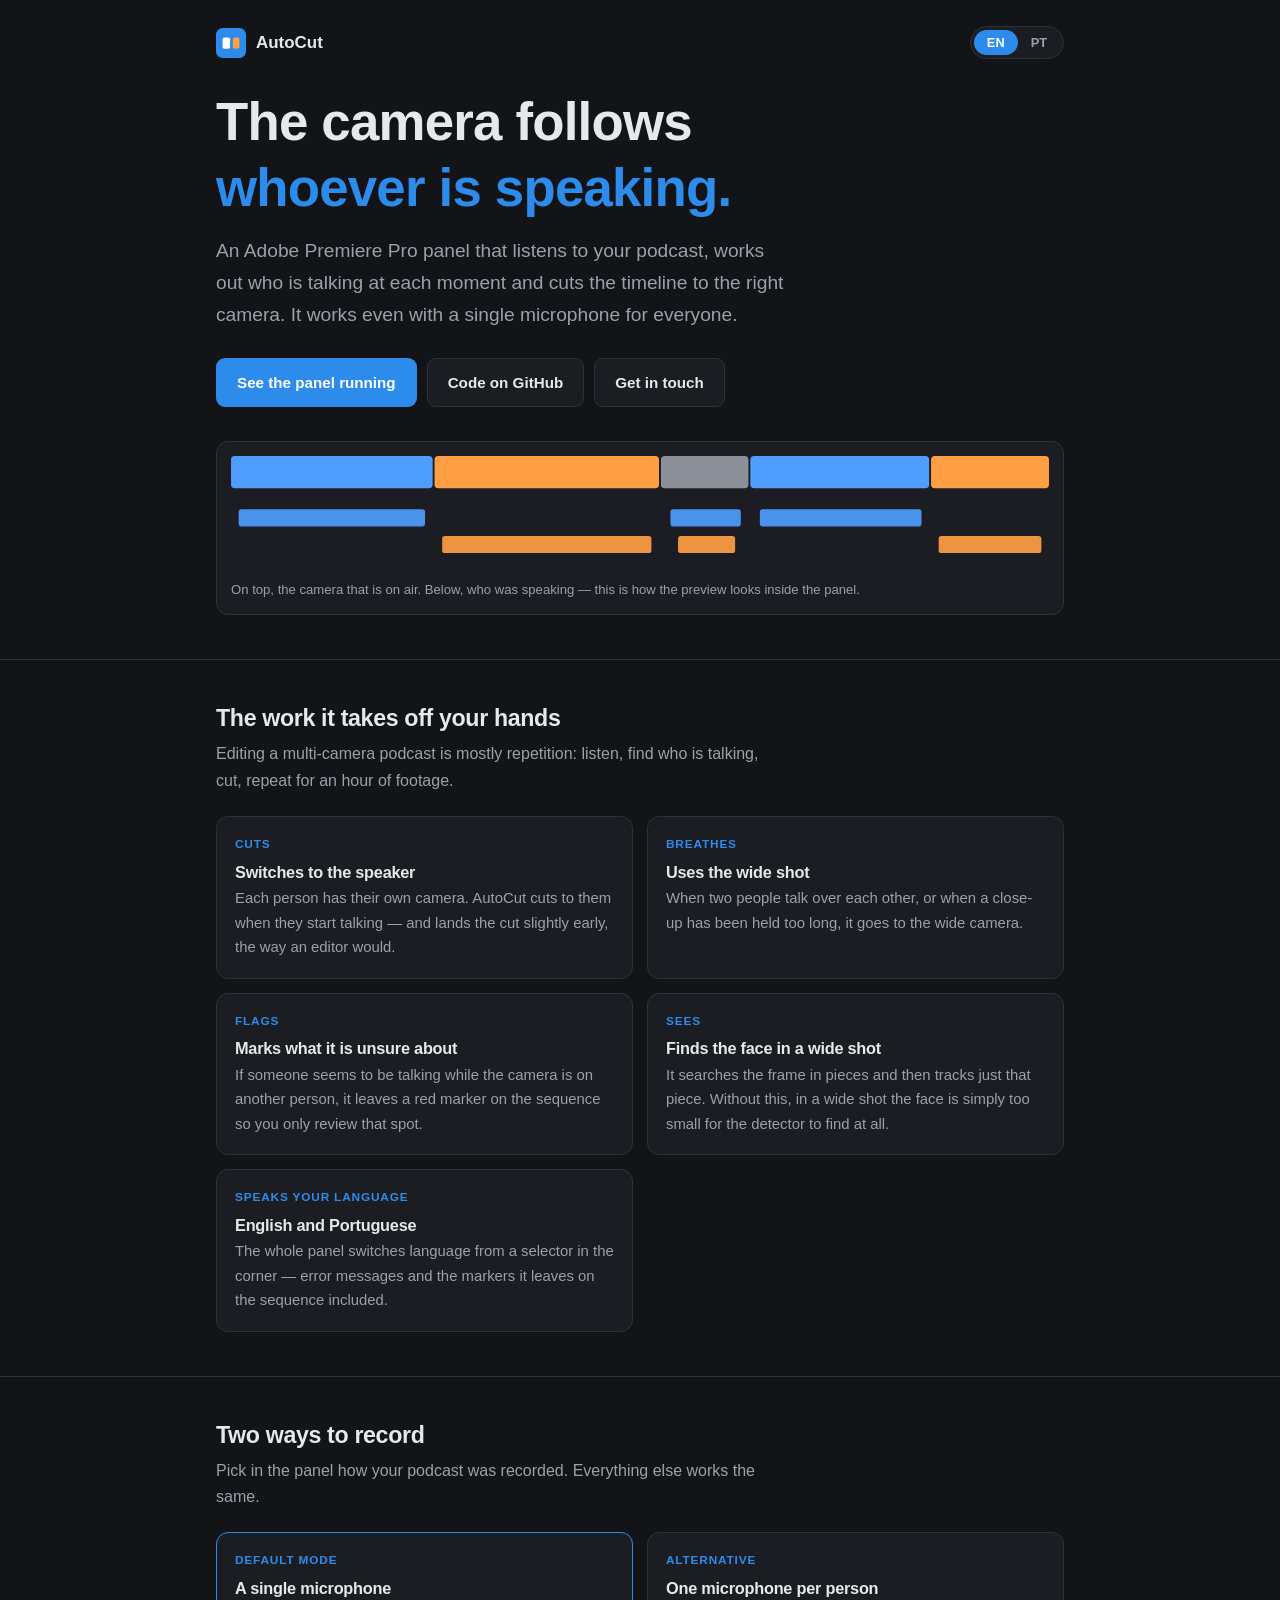
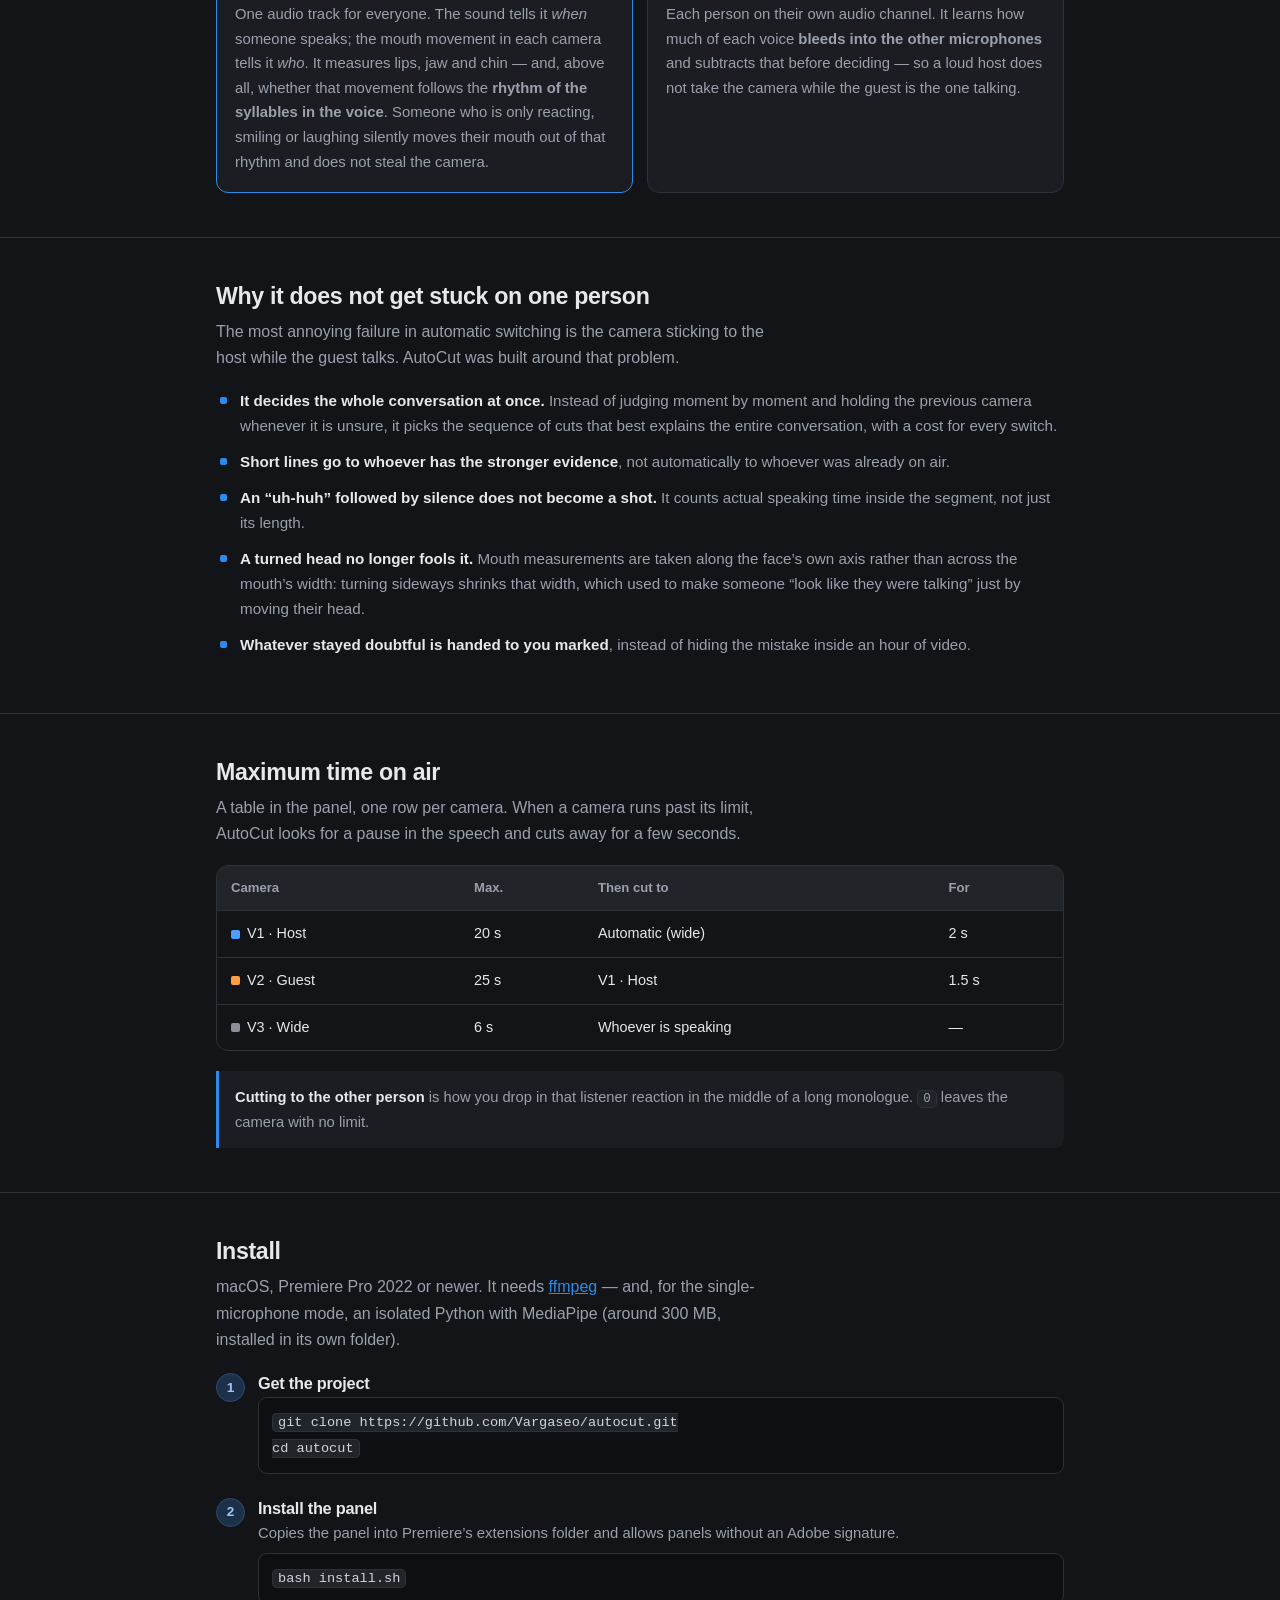
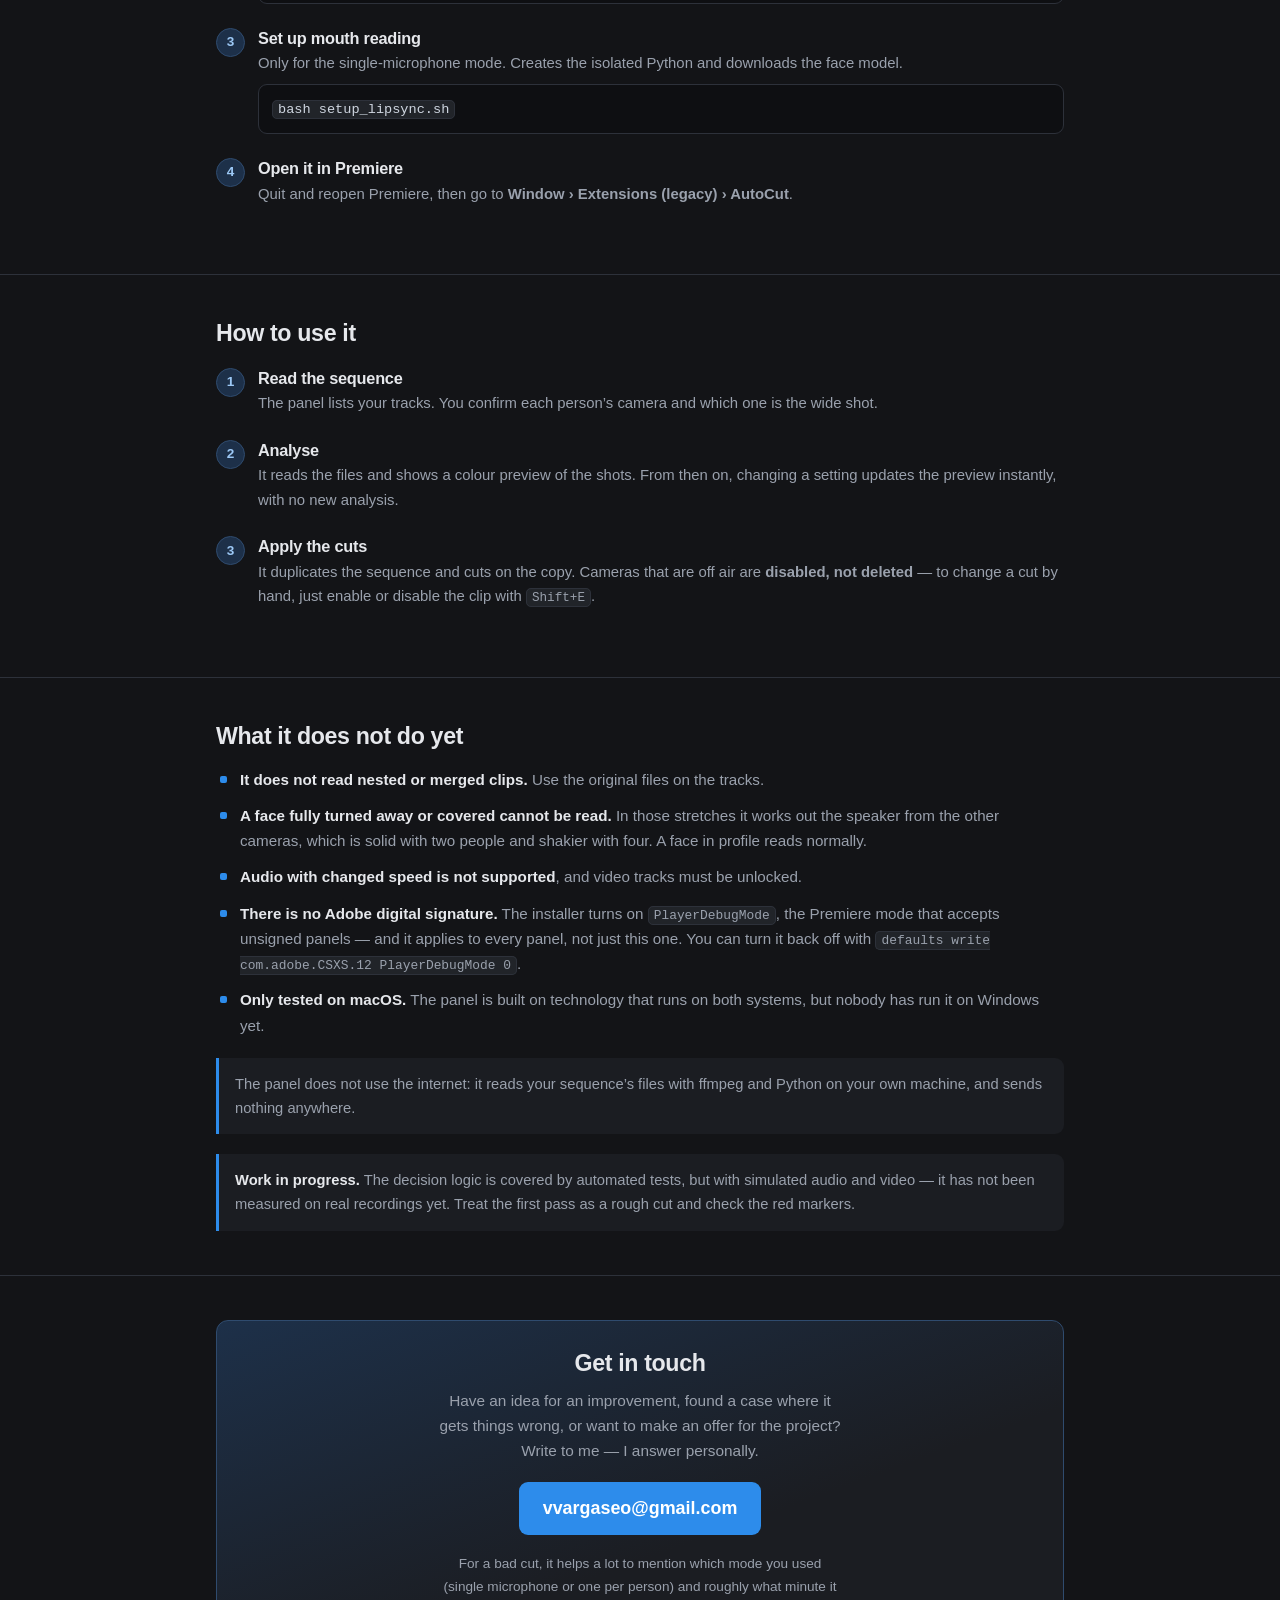
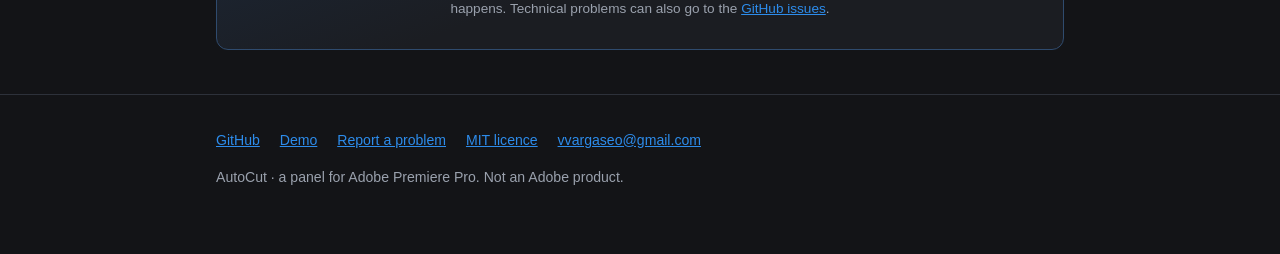
<file: docs/en/index.html>
<!doctype html>
<html lang="en">
<head>
<meta charset="utf-8">
<meta name="viewport" content="width=device-width, initial-scale=1">
<title>AutoCut — automatic camera switching for podcasts</title>
<meta name="description" content="Adobe Premiere Pro panel that switches cameras automatically, following whoever is speaking in your podcast.">
<link rel="canonical" href="https://vargaseo.github.io/autocut/en/">
<link rel="alternate" hreflang="pt-BR" href="https://vargaseo.github.io/autocut/">
<link rel="alternate" hreflang="en" href="https://vargaseo.github.io/autocut/en/">
<link rel="alternate" hreflang="x-default" href="https://vargaseo.github.io/autocut/">
<meta property="og:title" content="AutoCut">
<meta property="og:description" content="Automatic camera switching for podcasts in Premiere Pro.">
<meta property="og:type" content="website">
<meta property="og:url" content="https://vargaseo.github.io/autocut/en/">
<link rel="icon" href="data:image/svg+xml,<svg xmlns='http://www.w3.org/2000/svg' viewBox='0 0 32 32'><rect width='32' height='32' rx='7' fill='%232d8ceb'/><rect x='7' y='10' width='8' height='12' rx='2' fill='%23fff'/><rect x='18' y='10' width='7' height='12' rx='2' fill='%23ff9f43'/></svg>">
<style>
  :root {
    color-scheme: dark;
    --bg: #131417;
    --panel: #1b1d22;
    --panel-2: #212429;
    --line: #2d313a;
    --text: #e6e8ec;
    --muted: #9aa1ad;
    --accent: #2d8ceb;
    --accent-soft: #1d3049;
    --orange: #ff9f43;
    --radius: 12px;
    --gut: 16px;
  }
  * { box-sizing: border-box; }
  html { -webkit-text-size-adjust: 100%; scroll-behavior: smooth; }
  body {
    margin: 0;
    background: var(--bg);
    color: var(--text);
    font: 16px/1.65 -apple-system, BlinkMacSystemFont, "Segoe UI", Roboto, Helvetica, Arial, sans-serif;
    overflow-x: hidden;
  }
  .wrap { max-width: 880px; margin: 0 auto; padding: 0 var(--gut); }
  a { color: var(--accent); }
  h1, h2, h3 { line-height: 1.25; margin: 0; letter-spacing: -0.015em; }
  h2 { font-size: 1.45rem; margin-bottom: 8px; }
  h3 { font-size: 1.02rem; margin-bottom: 4px; }
  p { margin: 0 0 12px; }
  section { padding: 44px 0; border-top: 1px solid var(--line); }
  .lead { color: var(--muted); max-width: 62ch; }

  /* ---------- topo ---------- */
  header { padding: 26px 0 44px; }
  .topbar { display: flex; align-items: center; justify-content: space-between; gap: 12px; margin-bottom: 30px; }
  .brand { display: flex; align-items: center; gap: 10px; }
  .brand svg { width: 30px; height: 30px; flex: none; }
  .brand span { font-weight: 650; font-size: 1.06rem; }
  .lang {
    display: inline-flex; align-items: center; background: var(--panel); border: 1px solid var(--line);
    border-radius: 999px; padding: 3px; font-size: 0.8rem; font-weight: 650; flex: none;
  }
  .lang a, .lang span { padding: 5px 13px; border-radius: 999px; text-decoration: none; line-height: 1.2; }
  .lang .on { background: var(--accent); color: #fff; }
  .lang .off { color: var(--muted); }
  .lang .off:hover, .lang .off:focus-visible { color: var(--text); background: var(--panel-2); }

  h1 { font-size: clamp(2.1rem, 7vw, 3.3rem); font-weight: 680; }
  h1 .hl { color: var(--accent); }
  .tagline { font-size: clamp(1rem, 2.6vw, 1.2rem); color: var(--muted); max-width: 54ch; margin: 14px 0 0; }
  .cta { display: flex; flex-wrap: wrap; gap: 10px; margin-top: 28px; }
  .btn {
    display: inline-block; padding: 11px 20px; border-radius: 9px; font-weight: 600;
    font-size: 0.95rem; text-decoration: none; border: 1px solid transparent;
  }
  .btn-main { background: var(--accent); color: #fff; }
  .btn-ghost { border-color: var(--line); color: var(--text); background: var(--panel); }

  /* ---------- faixa de cortes ---------- */
  .strip { margin: 34px 0 0; border: 1px solid var(--line); border-radius: var(--radius); padding: 14px; background: var(--panel); }
  .strip svg { display: block; width: 100%; height: auto; }
  .strip figcaption { color: var(--muted); font-size: 0.82rem; margin-top: 10px; }

  /* ---------- grades ---------- */
  .grid { display: grid; gap: 14px; margin-top: 22px; }
  @media (min-width: 680px) { .grid.c2 { grid-template-columns: 1fr 1fr; } .grid.c3 { grid-template-columns: repeat(3, 1fr); } }
  .card { background: var(--panel); border: 1px solid var(--line); border-radius: var(--radius); padding: 18px; }
  .card p { color: var(--muted); font-size: 0.93rem; margin: 0; }
  .card .tag { font-size: 0.74rem; text-transform: uppercase; letter-spacing: .07em; color: var(--accent); font-weight: 650; display: block; margin-bottom: 7px; }
  .card.pick { border-color: var(--accent); }

  ul.clean { list-style: none; padding: 0; margin: 16px 0 0; }
  ul.clean li { position: relative; padding-left: 24px; margin-bottom: 11px; color: var(--muted); font-size: 0.95rem; }
  ul.clean li strong { color: var(--text); font-weight: 600; }
  ul.clean li::before {
    content: ""; position: absolute; left: 4px; top: 9px; width: 7px; height: 7px;
    border-radius: 2px; background: var(--accent);
  }

  /* ---------- passos ---------- */
  ol.steps { counter-reset: s; list-style: none; padding: 0; margin: 20px 0 0; }
  ol.steps > li { counter-increment: s; position: relative; padding-left: 42px; margin-bottom: 24px; }
  ol.steps > li::before {
    content: counter(s); position: absolute; left: 0; top: 0;
    width: 27px; height: 27px; border-radius: 50%; background: var(--accent-soft);
    color: #9cc8f5; border: 1px solid #2f4b6e;
    display: grid; place-items: center; font-size: 0.85rem; font-weight: 650;
  }
  ol.steps h3 { margin-bottom: 3px; }
  ol.steps p { color: var(--muted); font-size: 0.93rem; margin: 0 0 8px; }
  pre {
    background: #0e0f12; border: 1px solid var(--line); border-radius: 9px;
    padding: 11px 13px; overflow-x: auto; margin: 0 0 8px;
  }
  code { font-family: ui-monospace, SFMono-Regular, Menlo, Consolas, monospace; font-size: 0.86rem; }
  pre code { color: #cfd6e0; }
  p code, li code, td code { background: var(--panel-2); border: 1px solid var(--line); border-radius: 5px; padding: 1px 5px; font-size: 0.85em; }

  /* ---------- tabela ---------- */
  .tablewrap { overflow-x: auto; margin-top: 18px; border: 1px solid var(--line); border-radius: var(--radius); }
  table { border-collapse: collapse; width: 100%; min-width: 440px; font-size: 0.9rem; }
  th, td { text-align: left; padding: 11px 14px; border-bottom: 1px solid var(--line); }
  th { background: var(--panel-2); font-weight: 600; font-size: 0.82rem; color: var(--muted); }
  tr:last-child td { border-bottom: 0; }
  td .dot { display: inline-block; width: 9px; height: 9px; border-radius: 2px; margin-right: 7px; vertical-align: middle; }

  .note {
    border-left: 3px solid var(--accent); background: var(--panel);
    border-radius: 0 9px 9px 0; padding: 14px 16px; margin-top: 20px;
  }
  .note p { margin: 0; color: var(--muted); font-size: 0.92rem; }
  .note strong { color: var(--text); }

  /* ---------- contato ---------- */
  .contact {
    background: linear-gradient(160deg, var(--accent-soft), var(--panel) 62%);
    border: 1px solid #2f4b6e; border-radius: var(--radius); padding: 28px 24px; text-align: center;
  }
  .contact h2 { margin-bottom: 10px; }
  .contact p { color: var(--muted); max-width: 48ch; margin: 0 auto 18px; font-size: 0.96rem; }
  .contact .mail {
    display: inline-block; background: var(--accent); color: #fff; text-decoration: none;
    font-weight: 650; font-size: clamp(0.95rem, 3.4vw, 1.12rem); padding: 12px 24px; border-radius: 9px;
    word-break: break-all;
  }
  .contact .small { font-size: 0.85rem; margin: 18px auto 0; max-width: 52ch; }

  footer { border-top: 1px solid var(--line); padding: 34px 0 54px; color: var(--muted); font-size: 0.88rem; }
  footer a { margin-right: 16px; display: inline-block; }
</style>
</head>
<body>

<header>
  <div class="wrap">
    <div class="topbar">
      <div class="brand">
        <svg viewBox="0 0 32 32" aria-hidden="true"><rect width="32" height="32" rx="7" fill="#2d8ceb"/><rect x="7" y="10" width="8" height="12" rx="2" fill="#fff"/><rect x="18" y="10" width="7" height="12" rx="2" fill="#ff9f43"/></svg>
        <span>AutoCut</span>
      </div>
      <nav class="lang" aria-label="Language">
        <span class="on" aria-current="true">EN</span>
        <a class="off" href="../" hreflang="pt-BR" title="Ler em português">PT</a>
      </nav>
    </div>
    <h1>The camera follows<br><span class="hl">whoever is speaking.</span></h1>
    <p class="tagline">An Adobe Premiere Pro panel that listens to your podcast, works out who is talking at each moment and cuts the timeline to the right camera. It works even with a single microphone for everyone.</p>
    <div class="cta">
      <a class="btn btn-main" href="../demo/?lang=en">See the panel running</a>
      <a class="btn btn-ghost" href="https://github.com/Vargaseo/autocut">Code on GitHub</a>
      <a class="btn btn-ghost" href="#contato">Get in touch</a>
    </div>

    <figure class="strip">
      <svg viewBox="0 0 860 118" role="img" aria-label="Timeline: the camera alternates between the two people and the wide shot, following who is speaking.">
        <g>
          <rect x="0" y="0" width="212" height="34" rx="4" fill="#4f9dff"/>
          <rect x="214" y="0" width="236" height="34" rx="4" fill="#ff9f43"/>
          <rect x="452" y="0" width="92" height="34" rx="4" fill="#8a8f98"/>
          <rect x="546" y="0" width="188" height="34" rx="4" fill="#4f9dff"/>
          <rect x="736" y="0" width="124" height="34" rx="4" fill="#ff9f43"/>
        </g>
        <g fill="#4f9dff" opacity="0.92">
          <rect x="8" y="56" width="196" height="18" rx="3"/>
          <rect x="462" y="56" width="74" height="18" rx="3"/>
          <rect x="556" y="56" width="170" height="18" rx="3"/>
        </g>
        <g fill="#ff9f43" opacity="0.92">
          <rect x="222" y="84" width="220" height="18" rx="3"/>
          <rect x="470" y="84" width="60" height="18" rx="3"/>
          <rect x="744" y="84" width="108" height="18" rx="3"/>
        </g>
      </svg>
      <figcaption>On top, the camera that is on air. Below, who was speaking — this is how the preview looks inside the panel.</figcaption>
    </figure>
  </div>
</header>

<section>
  <div class="wrap">
    <h2>The work it takes off your hands</h2>
    <p class="lead">Editing a multi-camera podcast is mostly repetition: listen, find who is talking, cut, repeat for an hour of footage.</p>
    <div class="grid c2">
      <div class="card">
        <span class="tag">Cuts</span>
        <h3>Switches to the speaker</h3>
        <p>Each person has their own camera. AutoCut cuts to them when they start talking — and lands the cut slightly early, the way an editor would.</p>
      </div>
      <div class="card">
        <span class="tag">Breathes</span>
        <h3>Uses the wide shot</h3>
        <p>When two people talk over each other, or when a close-up has been held too long, it goes to the wide camera.</p>
      </div>
      <div class="card">
        <span class="tag">Flags</span>
        <h3>Marks what it is unsure about</h3>
        <p>If someone seems to be talking while the camera is on another person, it leaves a red marker on the sequence so you only review that spot.</p>
      </div>
      <div class="card">
        <span class="tag">Sees</span>
        <h3>Finds the face in a wide shot</h3>
        <p>It searches the frame in pieces and then tracks just that piece. Without this, in a wide shot the face is simply too small for the detector to find at all.</p>
      </div>
      <div class="card">
        <span class="tag">Speaks your language</span>
        <h3>English and Portuguese</h3>
        <p>The whole panel switches language from a selector in the corner — error messages and the markers it leaves on the sequence included.</p>
      </div>
    </div>
  </div>
</section>

<section>
  <div class="wrap">
    <h2>Two ways to record</h2>
    <p class="lead">Pick in the panel how your podcast was recorded. Everything else works the same.</p>
    <div class="grid c2">
      <div class="card pick">
        <span class="tag">Default mode</span>
        <h3>A single microphone</h3>
        <p>One audio track for everyone. The sound tells it <em>when</em> someone speaks; the mouth movement in each camera tells it <em>who</em>. It measures lips, jaw and chin — and, above all, whether that movement follows the <strong>rhythm of the syllables in the voice</strong>. Someone who is only reacting, smiling or laughing silently moves their mouth out of that rhythm and does not steal the camera.</p>
      </div>
      <div class="card">
        <span class="tag">Alternative</span>
        <h3>One microphone per person</h3>
        <p>Each person on their own audio channel. It learns how much of each voice <strong>bleeds into the other microphones</strong> and subtracts that before deciding — so a loud host does not take the camera while the guest is the one talking.</p>
      </div>
    </div>
  </div>
</section>

<section>
  <div class="wrap">
    <h2>Why it does not get stuck on one person</h2>
    <p class="lead">The most annoying failure in automatic switching is the camera sticking to the host while the guest talks. AutoCut was built around that problem.</p>
    <ul class="clean">
      <li><strong>It decides the whole conversation at once.</strong> Instead of judging moment by moment and holding the previous camera whenever it is unsure, it picks the sequence of cuts that best explains the entire conversation, with a cost for every switch.</li>
      <li><strong>Short lines go to whoever has the stronger evidence</strong>, not automatically to whoever was already on air.</li>
      <li><strong>An “uh-huh” followed by silence does not become a shot.</strong> It counts actual speaking time inside the segment, not just its length.</li>
      <li><strong>A turned head no longer fools it.</strong> Mouth measurements are taken along the face’s own axis rather than across the mouth’s width: turning sideways shrinks that width, which used to make someone “look like they were talking” just by moving their head.</li>
      <li><strong>Whatever stayed doubtful is handed to you marked</strong>, instead of hiding the mistake inside an hour of video.</li>
    </ul>
  </div>
</section>

<section>
  <div class="wrap">
    <h2>Maximum time on air</h2>
    <p class="lead">A table in the panel, one row per camera. When a camera runs past its limit, AutoCut looks for a pause in the speech and cuts away for a few seconds.</p>
    <div class="tablewrap">
      <table>
        <thead>
          <tr><th>Camera</th><th>Max.</th><th>Then cut to</th><th>For</th></tr>
        </thead>
        <tbody>
          <tr><td><span class="dot" style="background:#4f9dff"></span>V1 · Host</td><td>20 s</td><td>Automatic (wide)</td><td>2 s</td></tr>
          <tr><td><span class="dot" style="background:#ff9f43"></span>V2 · Guest</td><td>25 s</td><td>V1 · Host</td><td>1.5 s</td></tr>
          <tr><td><span class="dot" style="background:#8a8f98"></span>V3 · Wide</td><td>6 s</td><td>Whoever is speaking</td><td>—</td></tr>
        </tbody>
      </table>
    </div>
    <div class="note"><p><strong>Cutting to the other person</strong> is how you drop in that listener reaction in the middle of a long monologue. <code>0</code> leaves the camera with no limit.</p></div>
  </div>
</section>

<section>
  <div class="wrap">
    <h2>Install</h2>
    <p class="lead">macOS, Premiere Pro 2022 or newer. It needs <a href="https://ffmpeg.org/">ffmpeg</a> — and, for the single-microphone mode, an isolated Python with MediaPipe (around 300 MB, installed in its own folder).</p>
    <ol class="steps">
      <li>
        <h3>Get the project</h3>
        <pre><code>git clone https://github.com/Vargaseo/autocut.git
cd autocut</code></pre>
      </li>
      <li>
        <h3>Install the panel</h3>
        <p>Copies the panel into Premiere’s extensions folder and allows panels without an Adobe signature.</p>
        <pre><code>bash install.sh</code></pre>
      </li>
      <li>
        <h3>Set up mouth reading</h3>
        <p>Only for the single-microphone mode. Creates the isolated Python and downloads the face model.</p>
        <pre><code>bash setup_lipsync.sh</code></pre>
      </li>
      <li>
        <h3>Open it in Premiere</h3>
        <p>Quit and reopen Premiere, then go to <strong>Window › Extensions (legacy) › AutoCut</strong>.</p>
      </li>
    </ol>
  </div>
</section>

<section>
  <div class="wrap">
    <h2>How to use it</h2>
    <ol class="steps">
      <li>
        <h3>Read the sequence</h3>
        <p>The panel lists your tracks. You confirm each person’s camera and which one is the wide shot.</p>
      </li>
      <li>
        <h3>Analyse</h3>
        <p>It reads the files and shows a colour preview of the shots. From then on, changing a setting updates the preview instantly, with no new analysis.</p>
      </li>
      <li>
        <h3>Apply the cuts</h3>
        <p>It duplicates the sequence and cuts on the copy. Cameras that are off air are <strong>disabled, not deleted</strong> — to change a cut by hand, just enable or disable the clip with <code>Shift+E</code>.</p>
      </li>
    </ol>
  </div>
</section>

<section>
  <div class="wrap">
    <h2>What it does not do yet</h2>
    <ul class="clean">
      <li><strong>It does not read nested or merged clips.</strong> Use the original files on the tracks.</li>
      <li><strong>A face fully turned away or covered cannot be read.</strong> In those stretches it works out the speaker from the other cameras, which is solid with two people and shakier with four. A face in profile reads normally.</li>
      <li><strong>Audio with changed speed is not supported</strong>, and video tracks must be unlocked.</li>
      <li><strong>There is no Adobe digital signature.</strong> The installer turns on <code>PlayerDebugMode</code>, the Premiere mode that accepts unsigned panels — and it applies to every panel, not just this one. You can turn it back off with <code>defaults write com.adobe.CSXS.12 PlayerDebugMode 0</code>.</li>
      <li><strong>Only tested on macOS.</strong> The panel is built on technology that runs on both systems, but nobody has run it on Windows yet.</li>
    </ul>
    <div class="note"><p>The panel does not use the internet: it reads your sequence’s files with ffmpeg and Python on your own machine, and sends nothing anywhere.</p></div>
    <div class="note"><p><strong>Work in progress.</strong> The decision logic is covered by automated tests, but with simulated audio and video — it has not been measured on real recordings yet. Treat the first pass as a rough cut and check the red markers.</p></div>
  </div>
</section>

<section id="contato">
  <div class="wrap">
    <div class="contact">
      <h2>Get in touch</h2>
      <p>Have an idea for an improvement, found a case where it gets things wrong, or want to make an offer for the project? Write to me — I answer personally.</p>
      <a class="mail" href="mailto:vvargaseo@gmail.com?subject=AutoCut">vvargaseo@gmail.com</a>
      <p class="small">For a bad cut, it helps a lot to mention which mode you used (single microphone or one per person) and roughly what minute it happens. Technical problems can also go to the <a href="https://github.com/Vargaseo/autocut/issues">GitHub issues</a>.</p>
    </div>
  </div>
</section>

<footer>
  <div class="wrap">
    <a href="https://github.com/Vargaseo/autocut">GitHub</a>
    <a href="../demo/?lang=en">Demo</a>
    <a href="https://github.com/Vargaseo/autocut/issues">Report a problem</a>
    <a href="https://github.com/Vargaseo/autocut/blob/main/LICENSE">MIT licence</a>
    <a href="mailto:vvargaseo@gmail.com?subject=AutoCut">vvargaseo@gmail.com</a>
    <p style="margin-top:14px">AutoCut · a panel for Adobe Premiere Pro. Not an Adobe product.</p>
  </div>
</footer>

</body>
</html>
</file>
<file: AutoCut/css/style.css>
:root {
  --bg: #232323;
  --panel: #2c2c2c;
  --line: #3d3d3d;
  --text: #d8d8d8;
  --muted: #9a9a9a;
  --accent: #2d8ceb;
  --error: #ff6b6b;
}
* { box-sizing: border-box; }
body {
  margin: 0;
  padding: 10px 12px 24px;
  background: var(--bg);
  color: var(--text);
  font: 12px/1.4 -apple-system, "Segoe UI", sans-serif;
}
header { margin-bottom: 10px; }
.titlebar { display: flex; align-items: flex-start; justify-content: space-between; gap: 8px; }
.langsel {
  flex: none; background: #1b1b1b; color: var(--muted); border: 1px solid var(--line);
  border-radius: 4px; padding: 2px 4px; font-size: 11px;
}
h1 { font-size: 15px; margin: 0; }
h2 { font-size: 12px; margin: 0 0 6px; text-transform: uppercase; letter-spacing: .04em; color: var(--muted); }
.sub, .muted, .hint { color: var(--muted); }
.hint { margin: 0 0 6px; font-size: 11px; }
section { background: var(--panel); border: 1px solid var(--line); border-radius: 6px; padding: 10px; margin-bottom: 10px; }
.hidden { display: none !important; }
button {
  width: 100%; padding: 8px; border: 0; border-radius: 4px; cursor: pointer;
  background: #444; color: #fff; font-size: 12px;
}
button.primary { background: var(--accent); }
button:disabled { opacity: .5; cursor: default; }
input[type=number], input[type=text], select {
  background: #1b1b1b; color: var(--text); border: 1px solid var(--line); border-radius: 3px; padding: 3px 4px; font-size: 12px;
}
input[type=number] { width: 64px; }
input[type=text] { width: 100%; }
input[type=range] { width: 100%; }
label.row { display: flex; flex-wrap: wrap; align-items: center; justify-content: space-between; gap: 6px; margin: 6px 0; }
label.row.check { justify-content: flex-start; }
label.row.indent { padding-left: 16px; color: var(--muted); }
label.row small { color: var(--muted); }
table { width: 100%; border-collapse: collapse; margin-bottom: 6px; }
th { text-align: left; font-weight: normal; color: var(--muted); font-size: 11px; padding: 2px; }
td { padding: 2px; }
td input[type=text] { width: 80px; }
.swatch { display: inline-block; width: 10px; height: 10px; border-radius: 2px; margin-right: 4px; vertical-align: middle; }
canvas { width: 100%; height: 90px; margin-top: 8px; background: #1b1b1b; border-radius: 3px; display: block; }
#legend { margin-top: 6px; display: flex; flex-wrap: wrap; gap: 8px; }
#stats, #progress, #applyMsg { margin-top: 6px; white-space: pre-line; }
.error { color: var(--error); background: #3a2020; border: 1px solid #6a3030; border-radius: 6px; padding: 8px; white-space: pre-line; }
.ok { color: #6fdc8c; }
details summary { cursor: pointer; color: var(--muted); margin-top: 6px; }
h2.sub2 { margin-top: 12px; }
#tblMax input[type=number] { width: 52px; }
#tblMax select { max-width: 120px; }
#tblMax td:first-child { white-space: nowrap; }
</file>
<file: docs/demo/css/style.css>
:root {
  --bg: #232323;
  --panel: #2c2c2c;
  --line: #3d3d3d;
  --text: #d8d8d8;
  --muted: #9a9a9a;
  --accent: #2d8ceb;
  --error: #ff6b6b;
}
* { box-sizing: border-box; }
body {
  margin: 0;
  padding: 10px 12px 24px;
  background: var(--bg);
  color: var(--text);
  font: 12px/1.4 -apple-system, "Segoe UI", sans-serif;
}
header { margin-bottom: 10px; }
.titlebar { display: flex; align-items: flex-start; justify-content: space-between; gap: 8px; }
.langsel {
  flex: none; background: #1b1b1b; color: var(--muted); border: 1px solid var(--line);
  border-radius: 4px; padding: 2px 4px; font-size: 11px;
}
h1 { font-size: 15px; margin: 0; }
h2 { font-size: 12px; margin: 0 0 6px; text-transform: uppercase; letter-spacing: .04em; color: var(--muted); }
.sub, .muted, .hint { color: var(--muted); }
.hint { margin: 0 0 6px; font-size: 11px; }
section { background: var(--panel); border: 1px solid var(--line); border-radius: 6px; padding: 10px; margin-bottom: 10px; }
.hidden { display: none !important; }
button {
  width: 100%; padding: 8px; border: 0; border-radius: 4px; cursor: pointer;
  background: #444; color: #fff; font-size: 12px;
}
button.primary { background: var(--accent); }
button:disabled { opacity: .5; cursor: default; }
input[type=number], input[type=text], select {
  background: #1b1b1b; color: var(--text); border: 1px solid var(--line); border-radius: 3px; padding: 3px 4px; font-size: 12px;
}
input[type=number] { width: 64px; }
input[type=text] { width: 100%; }
input[type=range] { width: 100%; }
label.row { display: flex; flex-wrap: wrap; align-items: center; justify-content: space-between; gap: 6px; margin: 6px 0; }
label.row.check { justify-content: flex-start; }
label.row.indent { padding-left: 16px; color: var(--muted); }
label.row small { color: var(--muted); }
table { width: 100%; border-collapse: collapse; margin-bottom: 6px; }
th { text-align: left; font-weight: normal; color: var(--muted); font-size: 11px; padding: 2px; }
td { padding: 2px; }
td input[type=text] { width: 80px; }
.swatch { display: inline-block; width: 10px; height: 10px; border-radius: 2px; margin-right: 4px; vertical-align: middle; }
canvas { width: 100%; height: 90px; margin-top: 8px; background: #1b1b1b; border-radius: 3px; display: block; }
#legend { margin-top: 6px; display: flex; flex-wrap: wrap; gap: 8px; }
#stats, #progress, #applyMsg { margin-top: 6px; white-space: pre-line; }
.error { color: var(--error); background: #3a2020; border: 1px solid #6a3030; border-radius: 6px; padding: 8px; white-space: pre-line; }
.ok { color: #6fdc8c; }
details summary { cursor: pointer; color: var(--muted); margin-top: 6px; }
h2.sub2 { margin-top: 12px; }
#tblMax input[type=number] { width: 52px; }
#tblMax select { max-width: 120px; }
#tblMax td:first-child { white-space: nowrap; }
</file>
